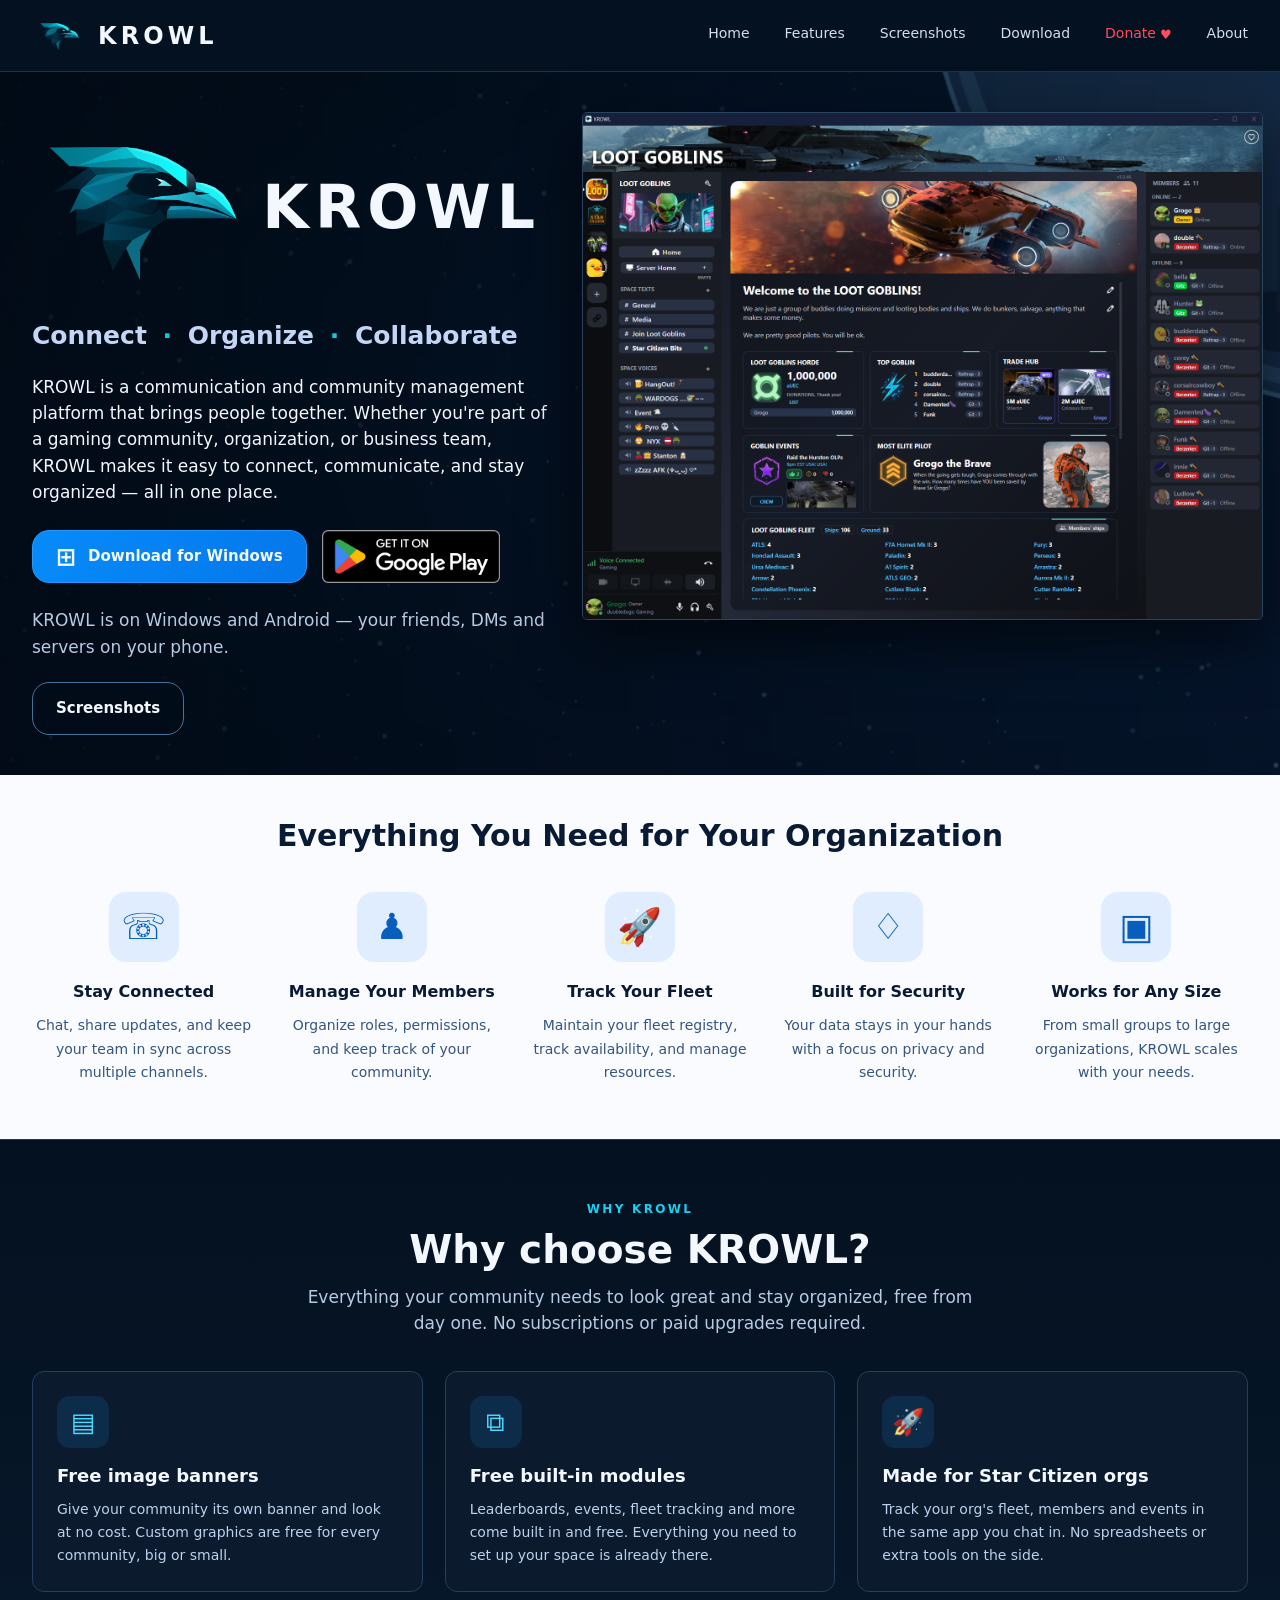
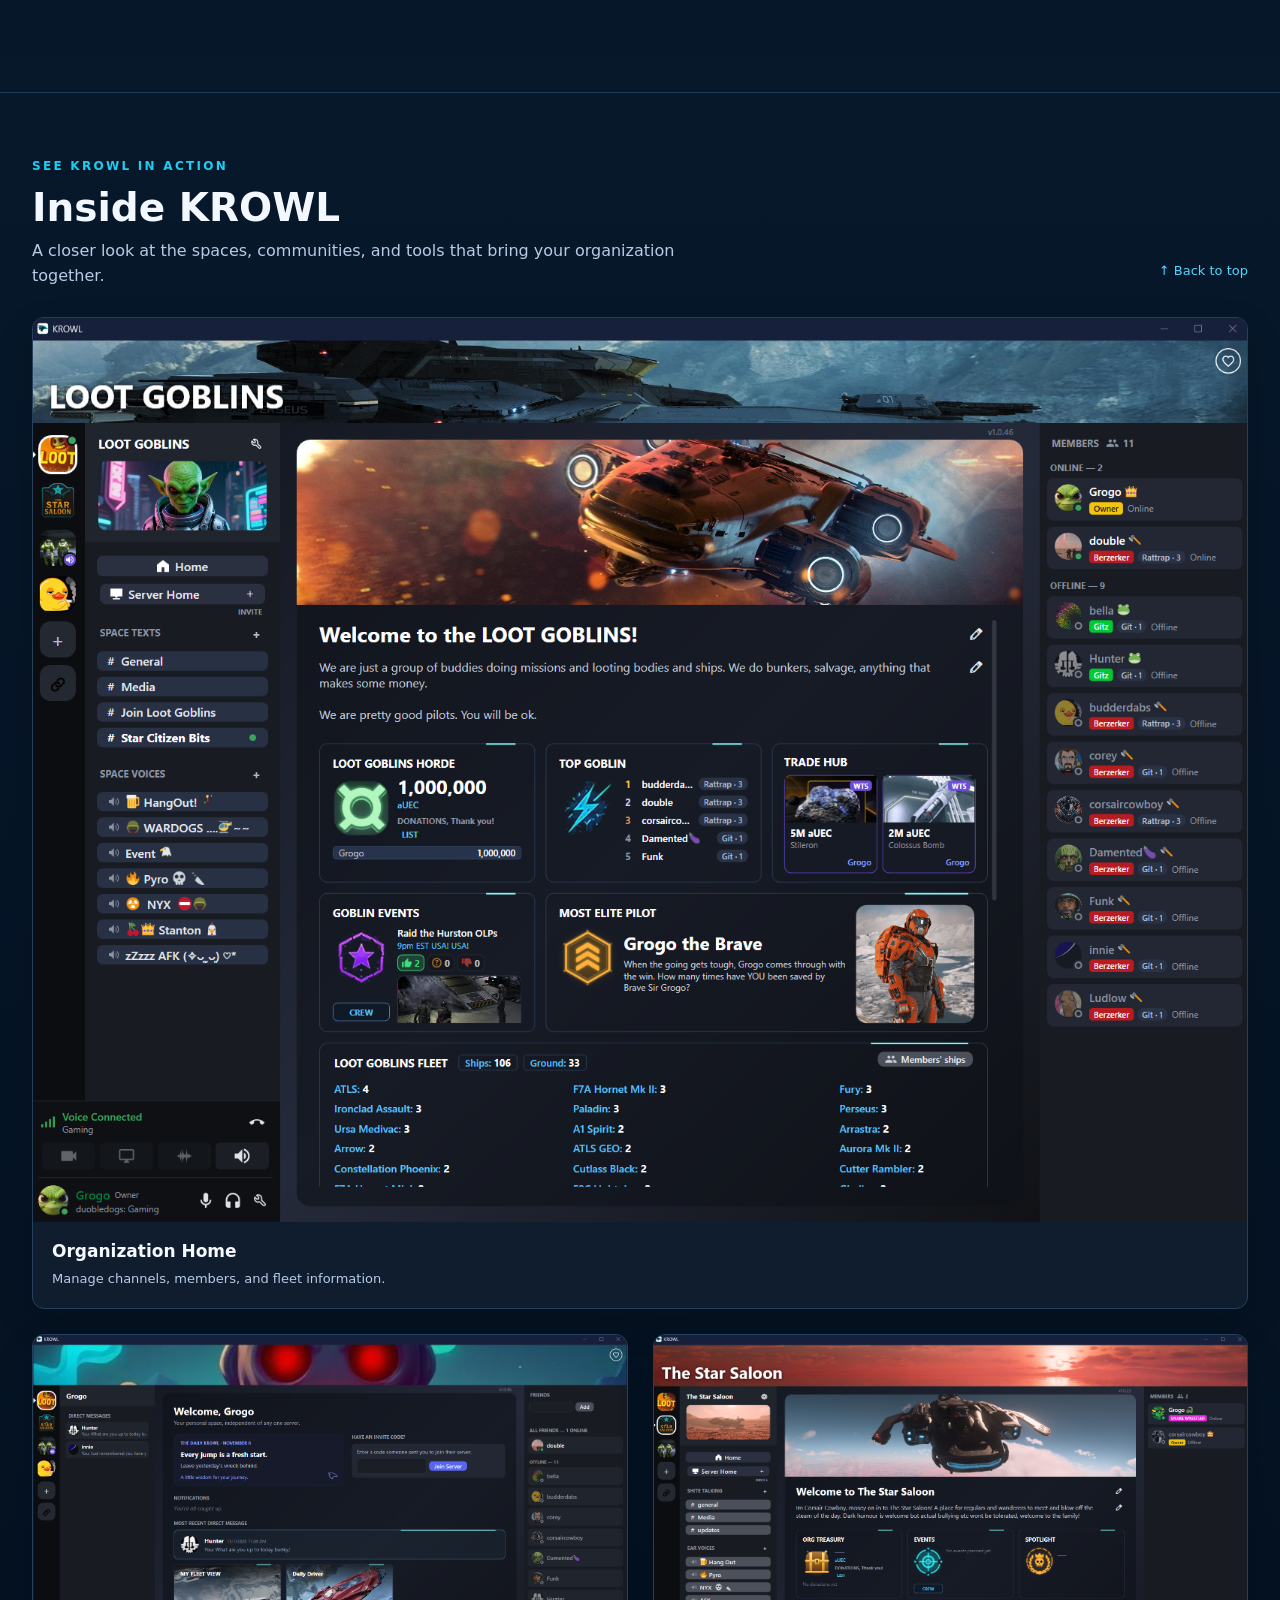
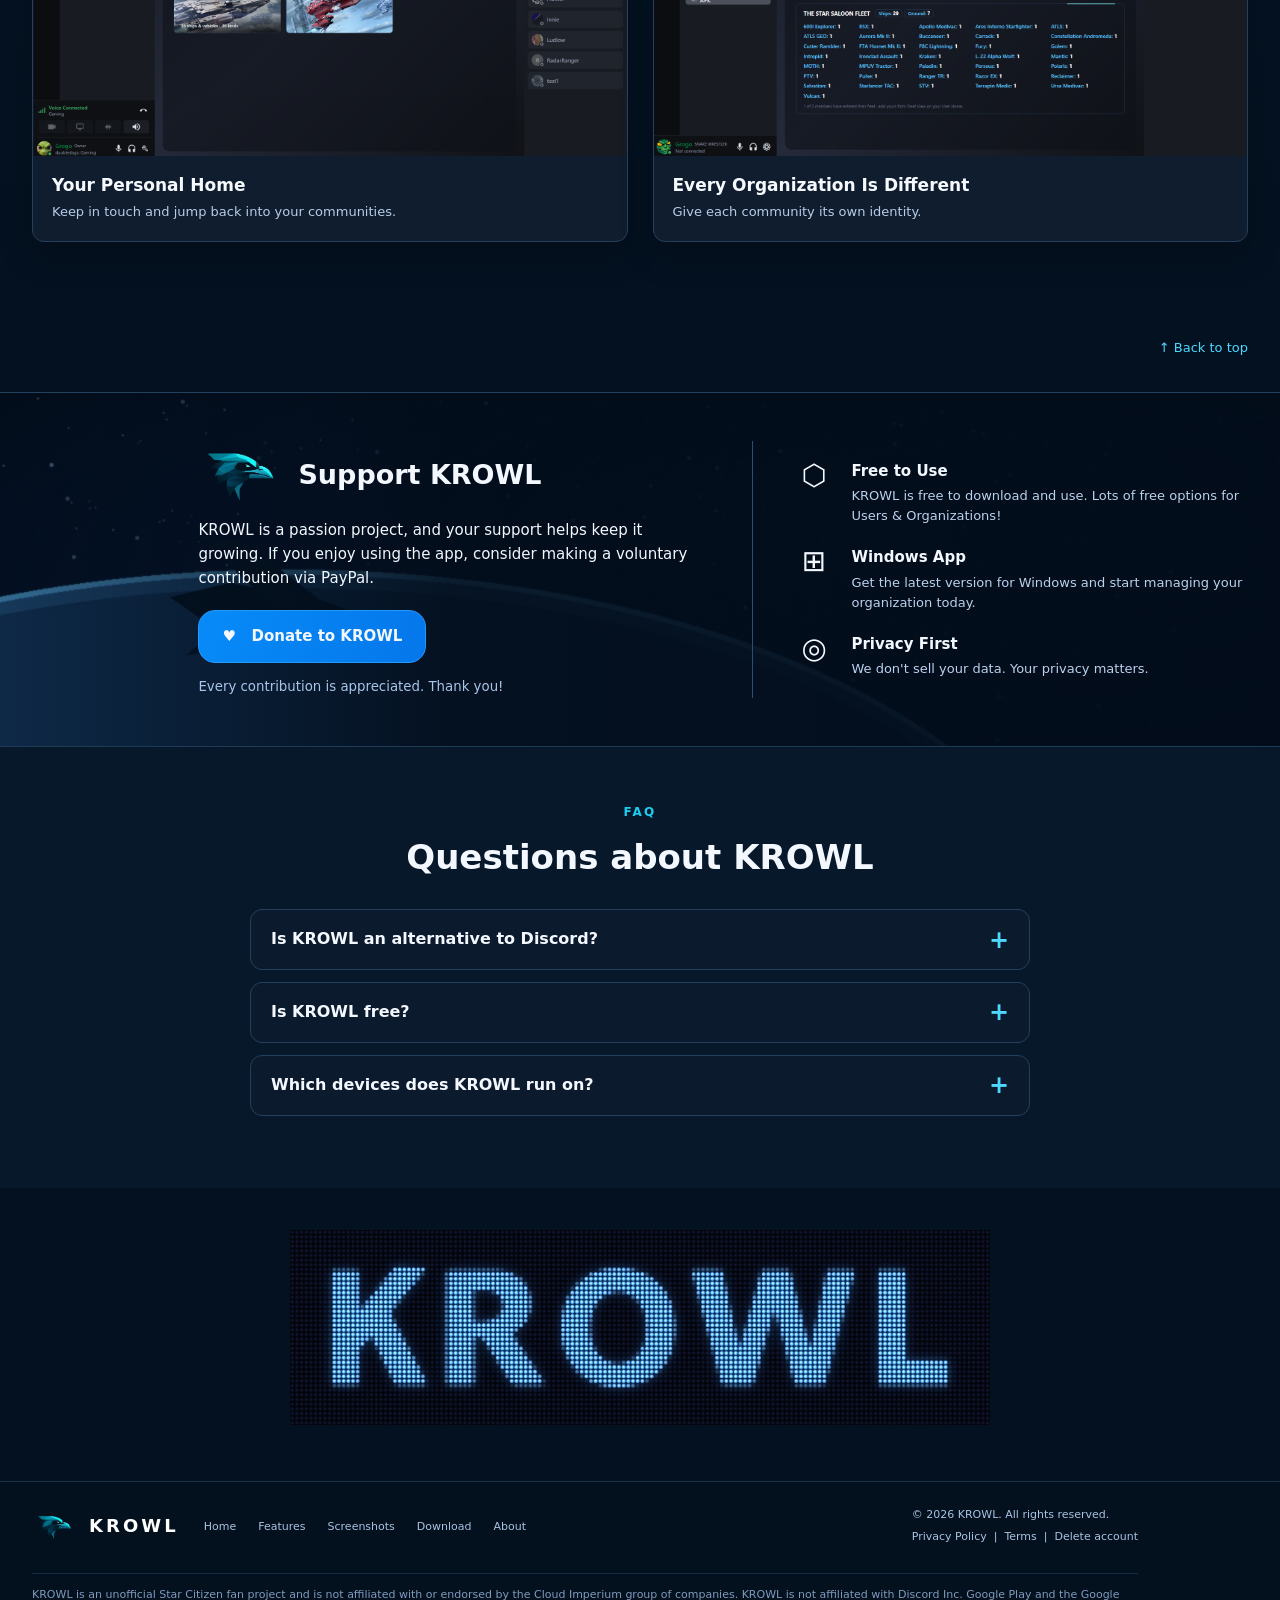
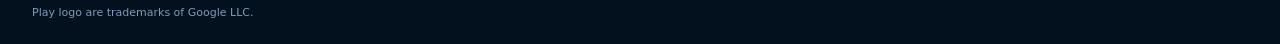
<file: index.html>
<!doctype html>
<html lang="en">
<head>
<meta charset="utf-8"><meta name="viewport" content="width=device-width,initial-scale=1">
<meta name="theme-color" content="#041120">
<meta name="description" content="KROWL is a free app for communities, teams and Star Citizen orgs: text and voice chat, member management and fleet tracking in one Windows app.">
<link rel="canonical" href="https://krowlchat.com/">
<link rel="icon" href="/favicon.ico" sizes="any">
<link rel="icon" type="image/png" sizes="32x32" href="/assets/favicon-32.png">
<link rel="apple-touch-icon" href="/assets/apple-touch-icon.png">
<link rel="manifest" href="/site.webmanifest">
<meta property="og:type" content="website">
<meta property="og:site_name" content="KROWL">
<meta property="og:url" content="https://krowlchat.com/">
<meta property="og:title" content="KROWL: The free app for communities, teams and Star Citizen orgs">
<meta property="og:description" content="Chat, voice and member management for gaming groups, communities and teams, plus fleet tracking for Star Citizen orgs. Free for Windows and Android.">
<meta property="og:image" content="https://krowlchat.com/assets/og-image-v4.jpg">
<meta property="og:image:width" content="1200">
<meta property="og:image:height" content="630">
<meta property="og:image:alt" content="KROWL app showing chat channels, members and a Star Citizen org fleet">
<meta name="twitter:card" content="summary_large_image">
<meta name="twitter:title" content="KROWL: The free app for communities, teams and Star Citizen orgs">
<meta name="twitter:description" content="Chat, voice and member management for gaming groups, communities and teams, plus fleet tracking for Star Citizen orgs. Free for Windows and Android.">
<meta name="twitter:image" content="https://krowlchat.com/assets/og-image-v4.jpg">
<script type="application/ld+json">[{"@context":"https://schema.org","@type":"SoftwareApplication","name":"KROWL","url":"https://krowlchat.com/","description":"KROWL is a free app for communities, teams and Star Citizen orgs: text and voice chat, member management and fleet tracking in one Windows app.","applicationCategory":"CommunicationApplication","operatingSystem":"Windows, Android","downloadUrl":["https://download.krowlchat.com/KROWL-Setup.exe","https://play.google.com/store/apps/details?id=com.gbrodev.krowl"],"image":"https://krowlchat.com/assets/og-image-v4.jpg","screenshot":"https://krowlchat.com/assets/hero-app-screenshot.png","offers":{"@type":"Offer","price":"0","priceCurrency":"USD"},"keywords":"community app, team chat, gaming community app, Star Citizen org management, fleet tracking, gaming community chat, voice chat"},{"@context":"https://schema.org","@type":"WebSite","name":"KROWL","url":"https://krowlchat.com/"}]</script>
<script type="application/ld+json">{"@context":"https://schema.org","@type":"FAQPage","mainEntity":[{"@type":"Question","name":"Is KROWL an alternative to Discord?","acceptedAnswer":{"@type":"Answer","text":"KROWL is its own free app for communities, teams and Star Citizen orgs. Some groups use it alongside other chat apps, others use it as their main home. Banners and built-in modules are free either way."}},{"@type":"Question","name":"Is KROWL free?","acceptedAnswer":{"@type":"Answer","text":"Yes. KROWL is free to download and use, including image banners and built-in modules like leaderboards, events and fleet tracking. Donations are optional and help keep it growing."}},{"@type":"Question","name":"Which devices does KROWL run on?","acceptedAnswer":{"@type":"Answer","text":"KROWL runs on Windows PCs and Android phones. Download the Windows app from this site, or get the Android app on Google Play."}}]}</script>
<title>KROWL: Free App for Communities, Teams &amp; Star Citizen Orgs</title>
<link rel="stylesheet" href="styles.css?v=20261123c">
</head>
<body>
<header class="site-header"><div class="container nav-wrap">
<a class="brand" href="#home"><img src="assets/krowl-bird.png" alt="" class="brand-bird"><span>KROWL</span></a>
<button class="menu-button" aria-label="Open navigation" aria-controls="navigation" aria-expanded="false">☰</button>
<nav id="navigation" class="nav-links" aria-label="Main navigation"><a href="#home">Home</a><a href="#features">Features</a><a href="#screenshots">Screenshots</a><a href="#download">Download</a><a href="https://www.paypal.com/donate/?hosted_button_id=JZBUCYNNXC3KW" target="_blank" rel="noopener noreferrer" class="nav-donate"><span>Donate</span><span class="donate-heart" aria-hidden="true">♥</span></a><a href="#about">About</a></nav>
</div></header>
<main>
<section id="home" class="hero"><div class="container hero-layout">
<div class="hero-copy"><div class="hero-identity"><img src="assets/krowl-bird.png" alt="Stylized teal KROWL crow"><h1>KROWL</h1></div>
<h2>Connect <span>·</span> Organize <span>·</span> Collaborate</h2>
<p>KROWL is a communication and community management platform that brings people together. Whether you're part of a gaming community, organization, or business team, KROWL makes it easy to connect, communicate, and stay organized — all in one place.</p>
<div class="download-area" id="download"><div class="buttons"><a class="button primary" href="https://download.krowlchat.com/KROWL-Setup.exe"><span class="win">⊞</span> Download for Windows</a><div class="play-badge-wrap"><a class="play-badge" href="https://play.google.com/store/apps/details?id=com.gbrodev.krowl" target="_blank" rel="noopener noreferrer"><img src="assets/google-play-badge.png" alt="Get KROWL on Google Play" width="478" height="142"></a></div></div><p class="platforms-line">KROWL is on Windows and Android — your friends, DMs and servers on your phone.</p><a class="button secondary download-screens" href="#screenshots">Screenshots</a></div>
</div>
<div class="app-frame">
<!-- HERO SCREENSHOT: Replace assets/hero-app-screenshot.png with your own image, or edit the src below. -->
<a href="#shot-org-home" class="app-frame-link" aria-label="See a larger version of this screenshot below"><img src="assets/hero-app-screenshot.png" alt="KROWL Loot Goblins organization dashboard showing channels, fleet, and members"></a>
</div>
</div></section>
<section class="features" id="features"><div class="container"><h2>Everything You Need for Your Organization</h2><div class="feature-grid">
<article><div class="feature-icon">☏</div><h3>Stay Connected</h3><p>Chat, share updates, and keep your team in sync across multiple channels.</p></article>
<article><div class="feature-icon">♟</div><h3>Manage Your Members</h3><p>Organize roles, permissions, and keep track of your community.</p></article>
<article><div class="feature-icon">🚀</div><h3>Track Your Fleet</h3><p>Maintain your fleet registry, track availability, and manage resources.</p></article>
<article><div class="feature-icon">♢</div><h3>Built for Security</h3><p>Your data stays in your hands with a focus on privacy and security.</p></article>
<article><div class="feature-icon">▣</div><h3>Works for Any Size</h3><p>From small groups to large organizations, KROWL scales with your needs.</p></article>
</div></div></section>
<!-- SCREENSHOTS SECTION: The navigation's Screenshots link scrolls here. -->
<section class="why-krowl" id="why-krowl"><div class="container">
<p class="eyebrow">WHY KROWL</p>
<h2>Why choose KROWL?</h2>
<p class="why-intro">Everything your community needs to look great and stay organized, free from day one. No subscriptions or paid upgrades required.</p>
<div class="why-grid">
<article><span class="why-icon" aria-hidden="true">▤</span><h3>Free image banners</h3><p>Give your community its own banner and look at no cost. Custom graphics are free for every community, big or small.</p></article>
<article><span class="why-icon" aria-hidden="true">⧉</span><h3>Free built-in modules</h3><p>Leaderboards, events, fleet tracking and more come built in and free. Everything you need to set up your space is already there.</p></article>
<article><span class="why-icon" aria-hidden="true">🚀</span><h3>Made for Star Citizen orgs</h3><p>Track your org's fleet, members and events in the same app you chat in. No spreadsheets or extra tools on the side.</p></article>
</div>
</div></section>
<section class="screenshots-section" id="screenshots">
  <div class="container">
    <div class="screenshots-heading"><div><p class="eyebrow">SEE KROWL IN ACTION</p><h2>Inside KROWL</h2><p>A closer look at the spaces, communities, and tools that bring your organization together.</p></div><a class="back-inline" href="#home">↑ Back to top</a></div>
    <div class="screenshot-gallery">
      <figure class="screenshot-card" id="shot-org-home">
        <!-- SCREENSHOT 1: Replace assets/screenshot-1.png (Loot Goblins dashboard). -->
        <a href="assets/screenshot-1.png" target="_blank" rel="noopener" aria-label="Open full-size Loot Goblins dashboard screenshot"><img loading="lazy" src="assets/screenshot-1.png" alt="Loot Goblins organization dashboard in KROWL"></a>
        <figcaption><strong>Organization Home</strong><span>Manage channels, members, and fleet information.</span></figcaption>
      </figure>
      <figure class="screenshot-card">
        <!-- SCREENSHOT 2: Replace assets/screenshot-2.png (Personal home). -->
        <a href="assets/screenshot-2.png" target="_blank" rel="noopener" aria-label="Open full-size personal home screenshot"><img loading="lazy" src="assets/screenshot-2.png" alt="KROWL personal home with messages, friends, and fleet cards"></a>
        <figcaption><strong>Your Personal Home</strong><span>Keep in touch and jump back into your communities.</span></figcaption>
      </figure>
      <figure class="screenshot-card">
        <!-- SCREENSHOT 3: Replace assets/screenshot-3.png (Star Saloon). -->
        <a href="assets/screenshot-3.png" target="_blank" rel="noopener" aria-label="Open full-size Star Saloon screenshot"><img loading="lazy" src="assets/screenshot-3.png" alt="The Star Saloon organization home with treasury, events, and fleet registry"></a>
        <figcaption><strong>Every Organization Is Different</strong><span>Give each community its own identity.</span></figcaption>
      </figure>
    </div>
  </div>
</section>
<div class="section-top-link container"><a class="back-inline" href="#home">↑ Back to top</a></div>
<section class="support" id="about"><div class="container support-layout"><div class="support-copy"><h2><img src="assets/krowl-bird.png" alt="">Support KROWL</h2><p>KROWL is a passion project, and your support helps keep it growing. If you enjoy using the app, consider making a voluntary contribution via PayPal.</p><a href="https://www.paypal.com/donate/?hosted_button_id=JZBUCYNNXC3KW" class="button primary" target="_blank" rel="noopener noreferrer">♥ &nbsp; Donate to KROWL</a><small>Every contribution is appreciated. Thank you!</small></div><div class="support-benefits">
<div><span class="benefit-icon">⬡</span><section><h3>Free to Use</h3><p>KROWL is free to download and use. Lots of free options for Users &amp; Organizations!</p></section></div>
<div><span class="benefit-icon">⊞</span><section><h3>Windows App</h3><p>Get the latest version for Windows and start managing your organization today.</p></section></div>
<div><span class="benefit-icon">◎</span><section><h3>Privacy First</h3><p>We don't sell your data. Your privacy matters.</p></section></div>
</div></div></section>
<section class="faq" id="faq"><div class="container faq-container"><p class="eyebrow">FAQ</p><h2>Questions about KROWL</h2><details class="faq-item"><summary>Is KROWL an alternative to Discord?</summary><p>KROWL is its own free app for communities, teams and Star Citizen orgs. Some groups use it alongside other chat apps, others use it as their main home. Banners and built-in modules are free either way.</p></details><details class="faq-item"><summary>Is KROWL free?</summary><p>Yes. KROWL is free to download and use, including image banners and built-in modules like leaderboards, events and fleet tracking. Donations are optional and help keep it growing.</p></details><details class="faq-item"><summary>Which devices does KROWL run on?</summary><p>KROWL runs on Windows PCs and Android phones. Download the Windows app from this site, or get the Android app on <a href="https://play.google.com/store/apps/details?id=com.gbrodev.krowl" target="_blank" rel="noopener noreferrer">Google Play</a>.</p></details></div></section>
<section class="krowl-led-showcase" aria-label="KROWL illuminated logo"><div class="container"><a class="krowl-led-top-link" href="#" aria-label="Return to the absolute top of the page"><img src="assets/krowl_led_lightblue_web.webp" alt="KROWL illuminated blue logo — back to top" loading="lazy" decoding="async"></a></div></section>
</main>
<footer><div class="container footer-layout"><a href="#home" class="brand"><img src="assets/krowl-bird.png" alt=""><span>KROWL</span></a><nav aria-label="Footer navigation"><a href="#home">Home</a><a href="#features">Features</a><a href="#screenshots">Screenshots</a><a href="#download">Download</a><a href="#about">About</a></nav><div class="copyright">© 2026 KROWL. All rights reserved.<div><a href="/privacy/">Privacy Policy</a> &nbsp;|&nbsp; <a href="/terms/">Terms</a> &nbsp;|&nbsp; <a href="/delete-account/">Delete account</a></div></div><p class="footer-disclaimer">KROWL is an unofficial Star Citizen fan project and is not affiliated with or endorsed by the Cloud Imperium group of companies. KROWL is not affiliated with Discord Inc. Google Play and the Google Play logo are trademarks of Google LLC.</p></div></footer>
<a href="#home" class="floating-top" aria-label="Back to top">↑ <span>Top</span></a>
<dialog class="download-modal" id="download-modal" aria-labelledby="download-modal-title">
<button type="button" class="download-modal-close" aria-label="Close">&times;</button>
<h2 id="download-modal-title">KROWL is downloading&hellip;</h2>
<p>KROWL is free thanks to support from people like you.<br>Help keep it growing:</p>
<a href="https://www.paypal.com/donate/?hosted_button_id=JZBUCYNNXC3KW" class="button primary download-modal-support" target="_blank" rel="noopener noreferrer"><span aria-hidden="true">♥</span>&nbsp; Support KROWL</a>
<small>Download didn&rsquo;t start? <a href="https://download.krowlchat.com/KROWL-Setup.exe" class="download-modal-retry">Click here to try again</a>.</small>
</dialog>
<script src="script.js?v=20261123b"></script>
</body></html>
</file>
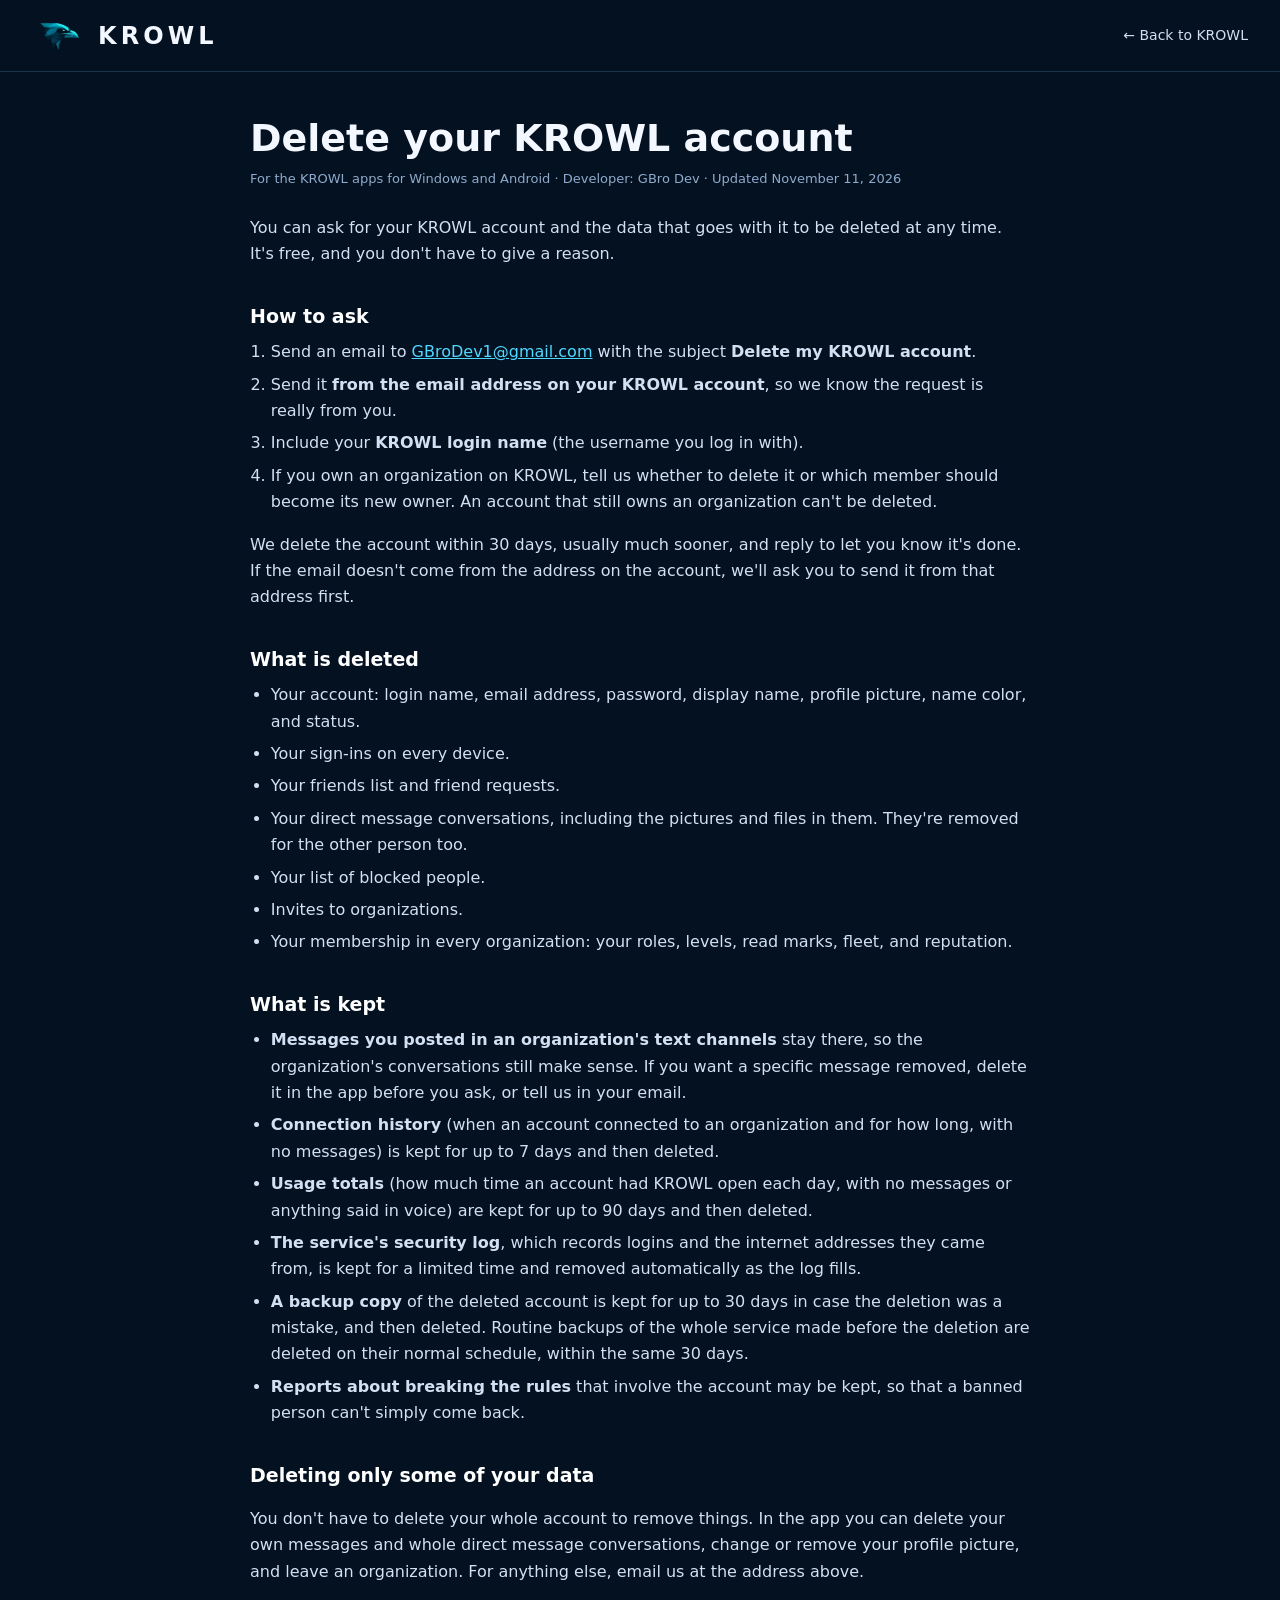
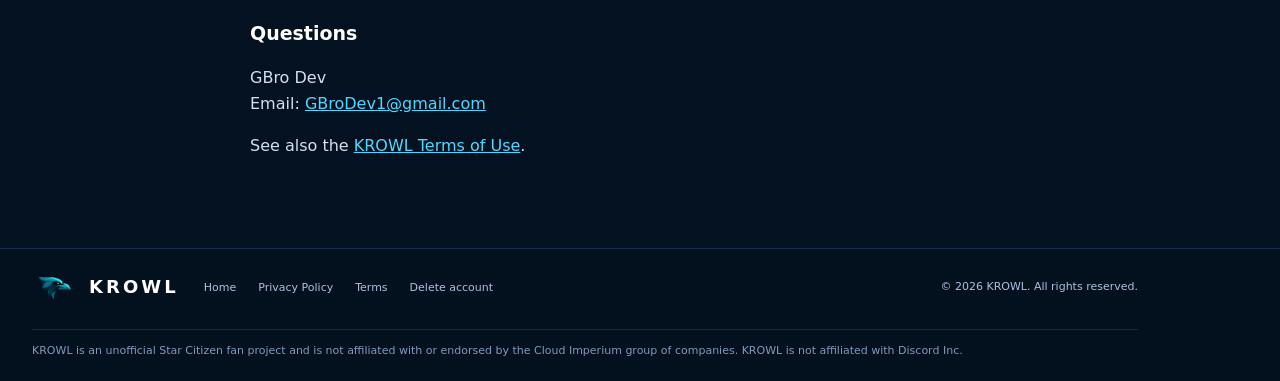
<file: delete-account/index.html>
<!doctype html>
<html lang="en">
<head>
<meta charset="utf-8"><meta name="viewport" content="width=device-width,initial-scale=1">
<meta name="theme-color" content="#041120">
<meta name="description" content="How to ask for your KROWL account and its data to be deleted, what is deleted, and what is kept.">
<link rel="canonical" href="https://krowlchat.com/delete-account/">
<link rel="icon" href="/favicon.ico" sizes="any">
<link rel="icon" type="image/png" sizes="32x32" href="/assets/favicon-32.png">
<link rel="apple-touch-icon" href="/assets/apple-touch-icon.png">
<title>Delete your KROWL account</title>
<link rel="stylesheet" href="/styles.css">
</head>
<body>
<header class="site-header"><div class="container nav-wrap">
<a class="brand" href="/"><img src="/assets/krowl-bird.png" alt="" class="brand-bird"><span>KROWL</span></a>
<a class="legal-back" href="/">&larr; Back to KROWL</a>
</div></header>
<main class="legal"><div class="container legal-body">
<h1>Delete your KROWL account</h1>
<p class="legal-meta">For the KROWL apps for Windows and Android &middot; Developer: GBro Dev &middot; Updated November 11, 2026</p>

<p>You can ask for your KROWL account and the data that goes with it to be deleted at any time. It's free, and you don't have to give a reason.</p>

<h2>How to ask</h2>
<ol>
<li>Send an email to <a href="mailto:GBroDev1@gmail.com?subject=Delete%20my%20KROWL%20account">GBroDev1@gmail.com</a> with the subject <strong>Delete my KROWL account</strong>.</li>
<li>Send it <strong>from the email address on your KROWL account</strong>, so we know the request is really from you.</li>
<li>Include your <strong>KROWL login name</strong> (the username you log in with).</li>
<li>If you own an organization on KROWL, tell us whether to delete it or which member should become its new owner. An account that still owns an organization can't be deleted.</li>
</ol>
<p>We delete the account within 30 days, usually much sooner, and reply to let you know it's done. If the email doesn't come from the address on the account, we'll ask you to send it from that address first.</p>

<h2>What is deleted</h2>
<ul>
<li>Your account: login name, email address, password, display name, profile picture, name color, and status.</li>
<li>Your sign-ins on every device.</li>
<li>Your friends list and friend requests.</li>
<li>Your direct message conversations, including the pictures and files in them. They're removed for the other person too.</li>
<li>Your list of blocked people.</li>
<li>Invites to organizations.</li>
<li>Your membership in every organization: your roles, levels, read marks, fleet, and reputation.</li>
</ul>

<h2>What is kept</h2>
<ul>
<li><strong>Messages you posted in an organization's text channels</strong> stay there, so the organization's conversations still make sense. If you want a specific message removed, delete it in the app before you ask, or tell us in your email.</li>
<li><strong>Connection history</strong> (when an account connected to an organization and for how long, with no messages) is kept for up to 7 days and then deleted.</li>
<li><strong>Usage totals</strong> (how much time an account had KROWL open each day, with no messages or anything said in voice) are kept for up to 90 days and then deleted.</li>
<li><strong>The service's security log</strong>, which records logins and the internet addresses they came from, is kept for a limited time and removed automatically as the log fills.</li>
<li><strong>A backup copy</strong> of the deleted account is kept for up to 30 days in case the deletion was a mistake, and then deleted. Routine backups of the whole service made before the deletion are deleted on their normal schedule, within the same 30 days.</li>
<li><strong>Reports about breaking the rules</strong> that involve the account may be kept, so that a banned person can't simply come back.</li>
</ul>

<h2>Deleting only some of your data</h2>
<p>You don't have to delete your whole account to remove things. In the app you can delete your own messages and whole direct message conversations, change or remove your profile picture, and leave an organization. For anything else, email us at the address above.</p>

<h2>Questions</h2>
<p>GBro Dev<br>Email: <a href="mailto:GBroDev1@gmail.com">GBroDev1@gmail.com</a></p>
<p>See also the <a href="/terms/">KROWL Terms of Use</a>.</p>
</div></main>
<footer><div class="container footer-layout"><a href="/" class="brand"><img src="/assets/krowl-bird.png" alt=""><span>KROWL</span></a><nav aria-label="Footer navigation"><a href="/">Home</a><a href="/privacy/">Privacy Policy</a><a href="/terms/">Terms</a><a href="/delete-account/">Delete account</a></nav><div class="copyright">© 2026 KROWL. All rights reserved.</div><p class="footer-disclaimer">KROWL is an unofficial Star Citizen fan project and is not affiliated with or endorsed by the Cloud Imperium group of companies. KROWL is not affiliated with Discord Inc.</p></div></footer>
</body></html>
</file>
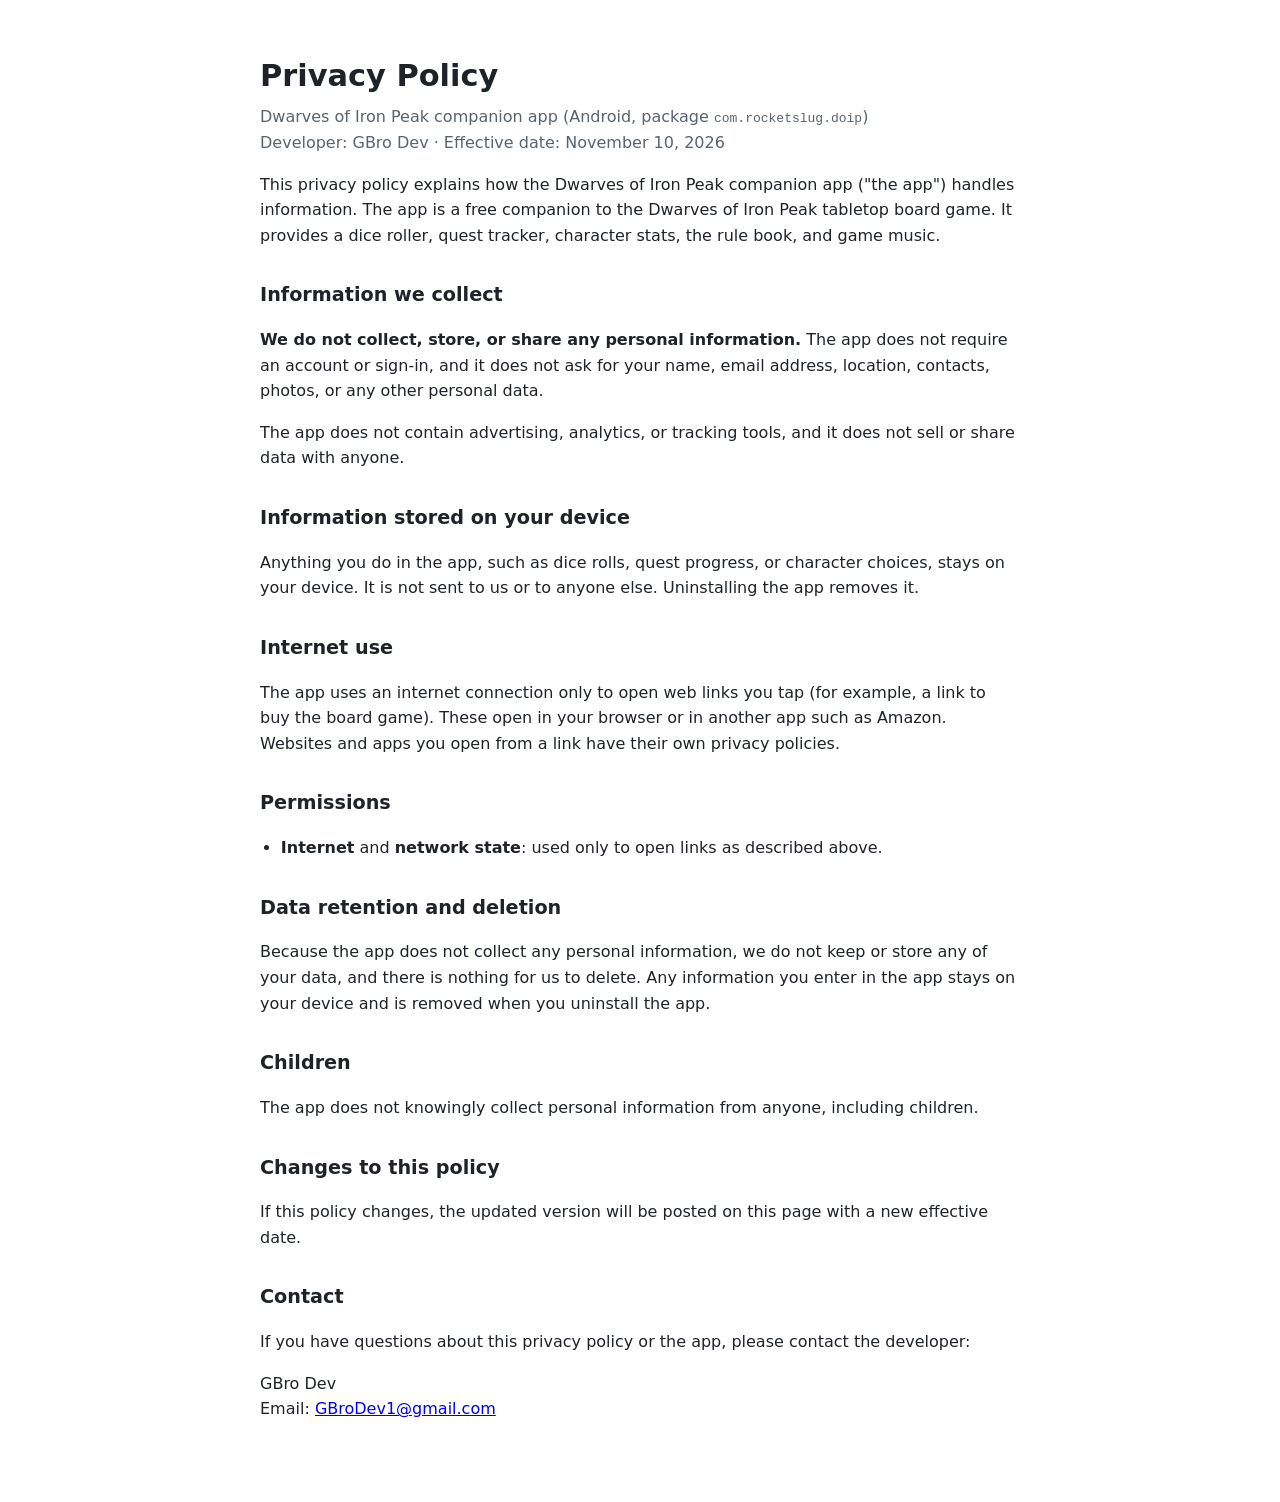
<file: doip-privacy/index.html>
<!DOCTYPE html>
<html lang="en">
<head>
<meta charset="utf-8">
<meta name="viewport" content="width=device-width, initial-scale=1">
<title>Privacy Policy – Dwarves of Iron Peak App</title>
<meta name="description" content="Privacy policy for the Dwarves of Iron Peak companion app for Android.">
<style>
  body { font-family: system-ui, -apple-system, "Segoe UI", Roboto, sans-serif; max-width: 760px; margin: 0 auto; padding: 32px 20px 64px; line-height: 1.6; color: #1f2328; background: #fff; }
  h1 { font-size: 1.9rem; margin-bottom: 0.2rem; }
  h2 { font-size: 1.2rem; margin-top: 2rem; }
  .meta { color: #59636e; margin-top: 0; }
  ul { padding-left: 1.3rem; }
</style>
</head>
<body>
<h1>Privacy Policy</h1>
<p class="meta">Dwarves of Iron Peak companion app (Android, package <code>com.rocketslug.doip</code>)<br>
Developer: GBro Dev &middot; Effective date: November 10, 2026</p>

<p>This privacy policy explains how the Dwarves of Iron Peak companion app ("the app") handles information. The app is a free companion to the Dwarves of Iron Peak tabletop board game. It provides a dice roller, quest tracker, character stats, the rule book, and game music.</p>

<h2>Information we collect</h2>
<p><strong>We do not collect, store, or share any personal information.</strong> The app does not require an account or sign-in, and it does not ask for your name, email address, location, contacts, photos, or any other personal data.</p>
<p>The app does not contain advertising, analytics, or tracking tools, and it does not sell or share data with anyone.</p>

<h2>Information stored on your device</h2>
<p>Anything you do in the app, such as dice rolls, quest progress, or character choices, stays on your device. It is not sent to us or to anyone else. Uninstalling the app removes it.</p>

<h2>Internet use</h2>
<p>The app uses an internet connection only to open web links you tap (for example, a link to buy the board game). These open in your browser or in another app such as Amazon. Websites and apps you open from a link have their own privacy policies.</p>

<h2>Permissions</h2>
<ul>
  <li><strong>Internet</strong> and <strong>network state</strong>: used only to open links as described above.</li>
</ul>

<h2>Data retention and deletion</h2>
<p>Because the app does not collect any personal information, we do not keep or store any of your data, and there is nothing for us to delete. Any information you enter in the app stays on your device and is removed when you uninstall the app.</p>

<h2>Children</h2>
<p>The app does not knowingly collect personal information from anyone, including children.</p>

<h2>Changes to this policy</h2>
<p>If this policy changes, the updated version will be posted on this page with a new effective date.</p>

<h2>Contact</h2>
<p>If you have questions about this privacy policy or the app, please contact the developer:</p>
<p>GBro Dev<br>
Email: <a href="mailto:GBroDev1@gmail.com">GBroDev1@gmail.com</a></p>
</body>
</html>
</file>
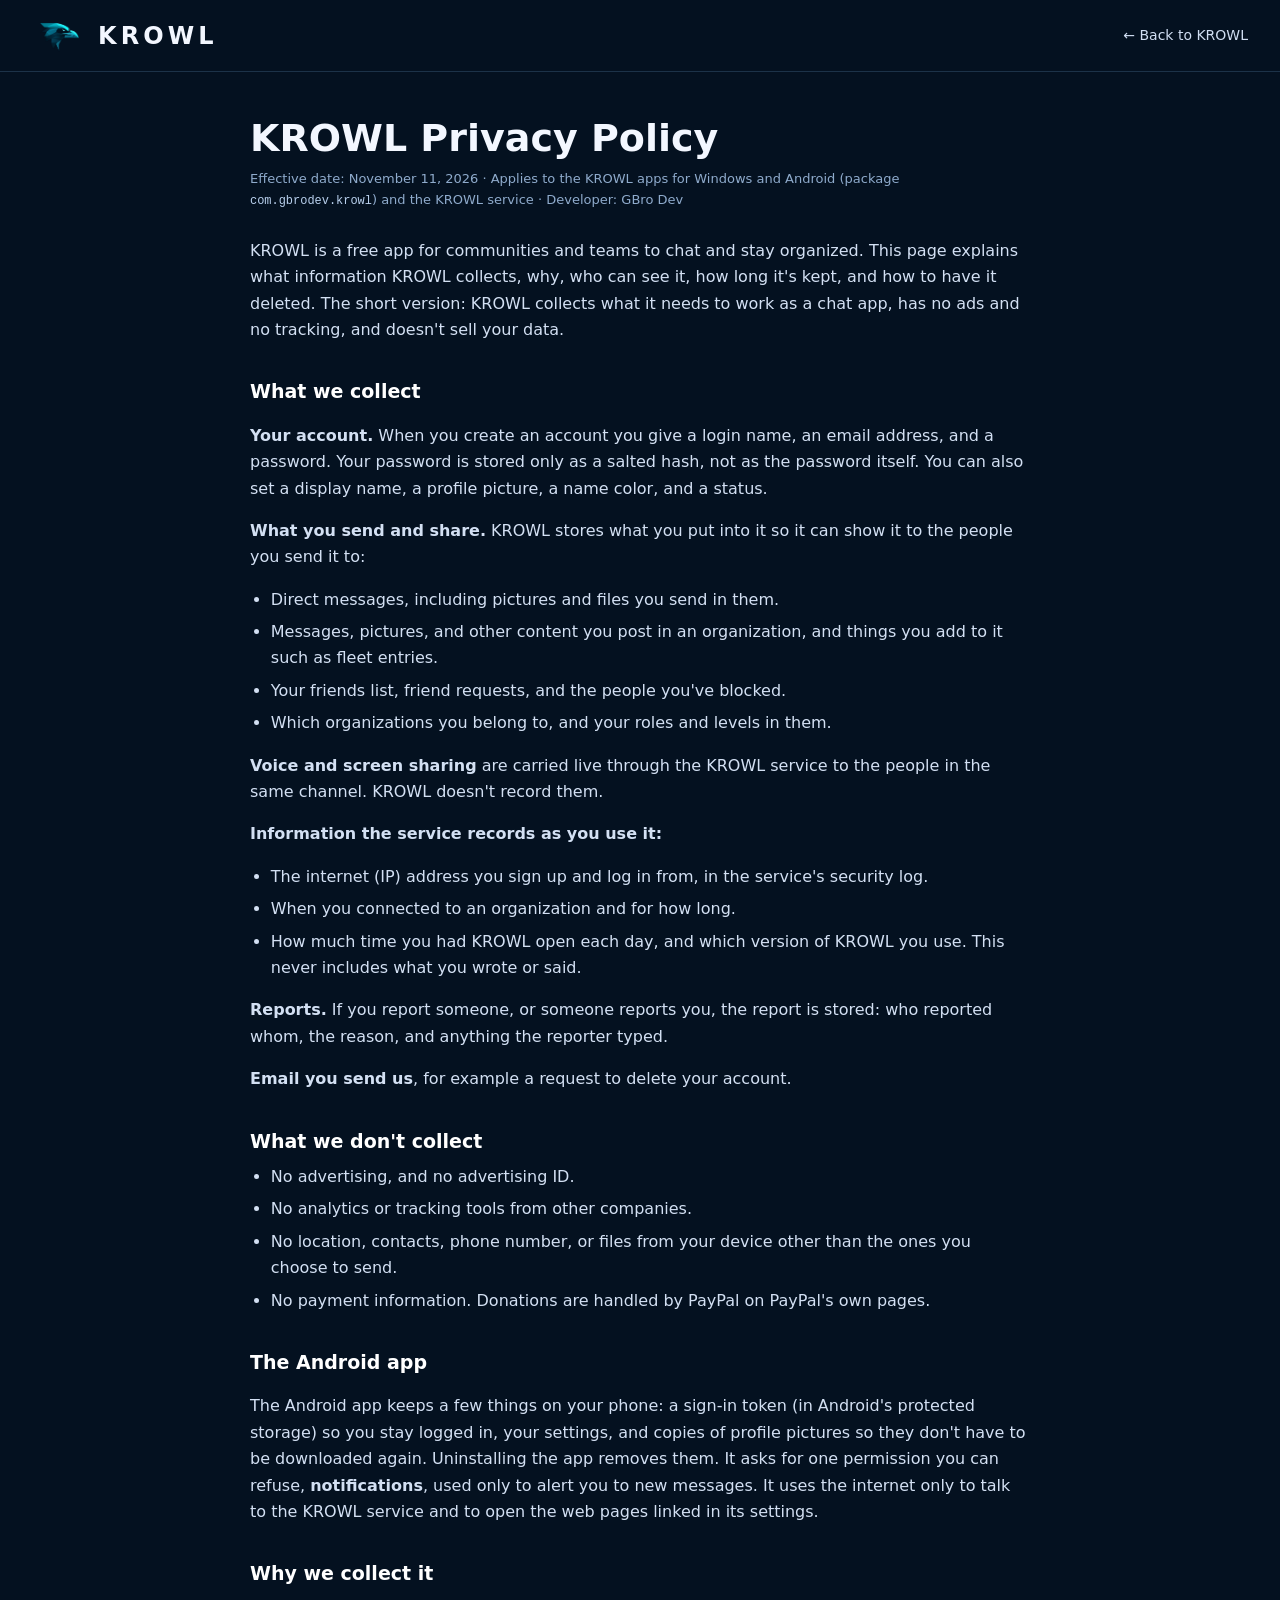
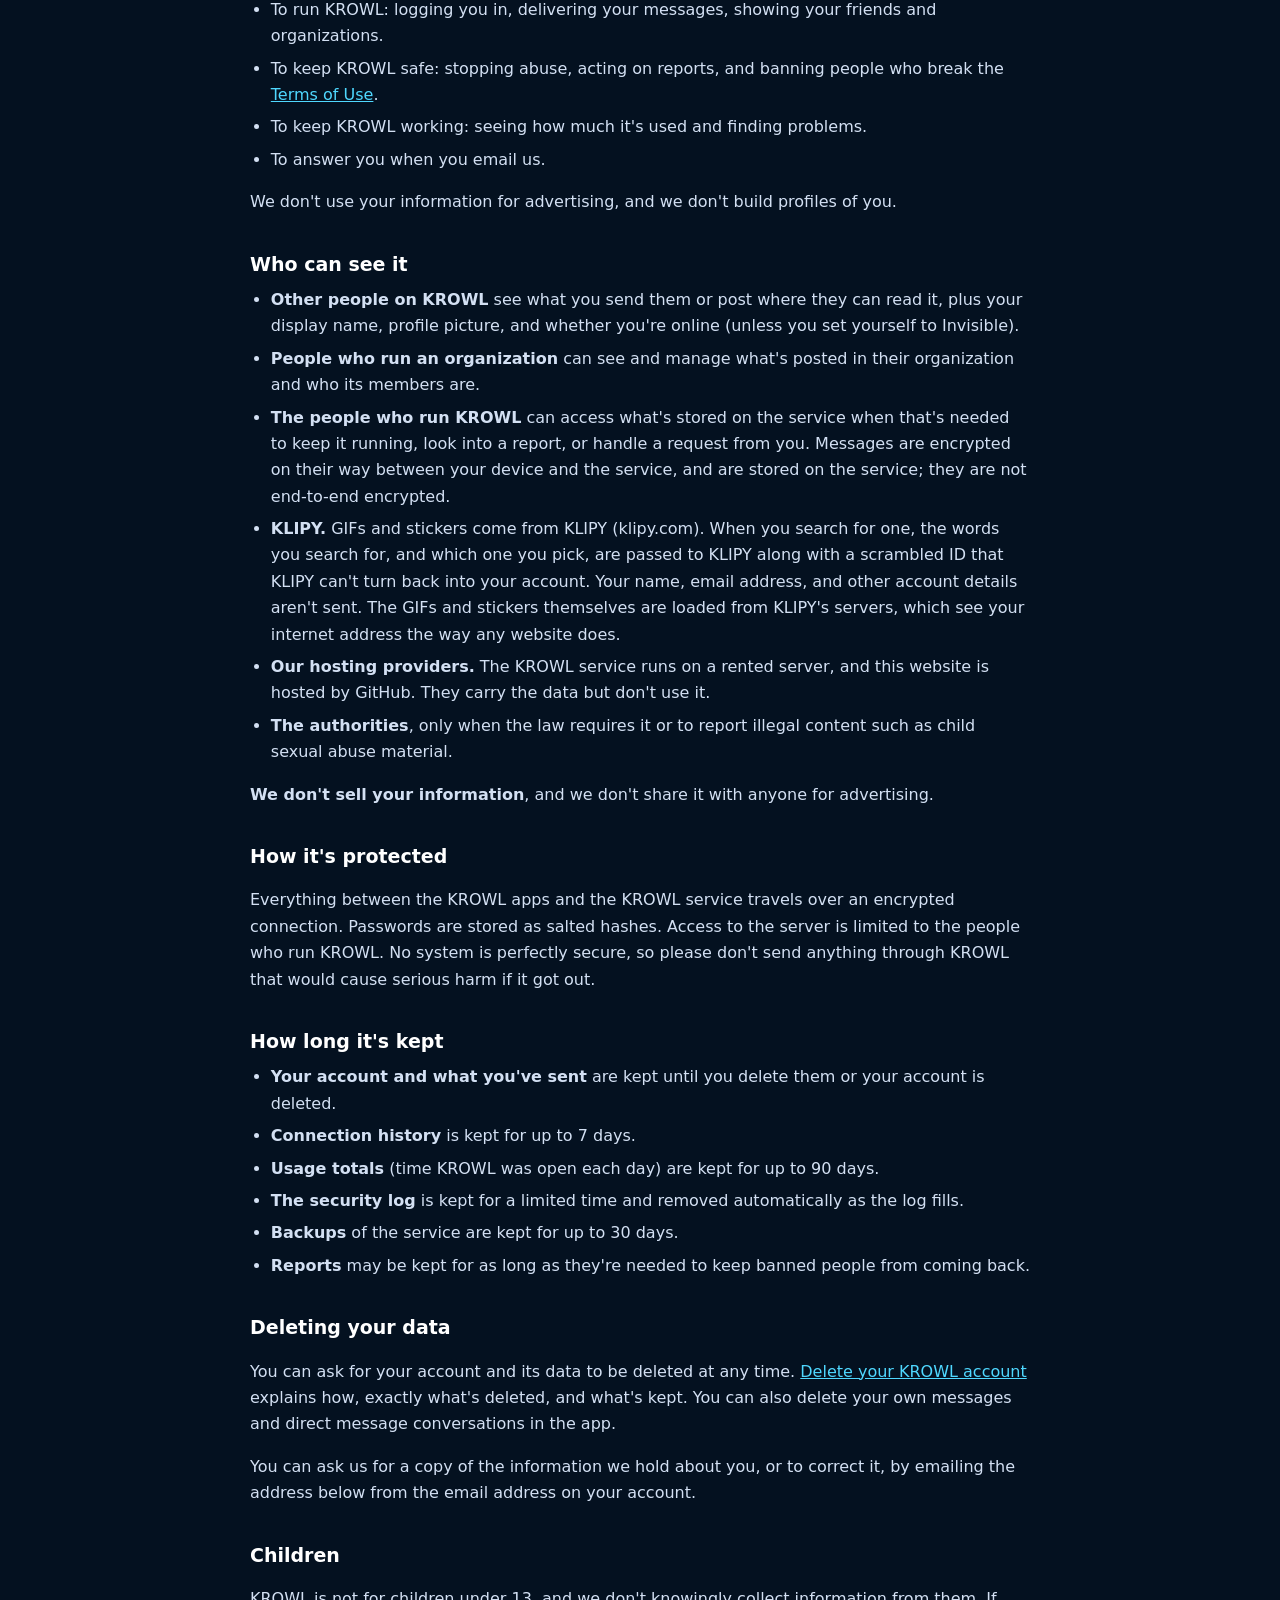
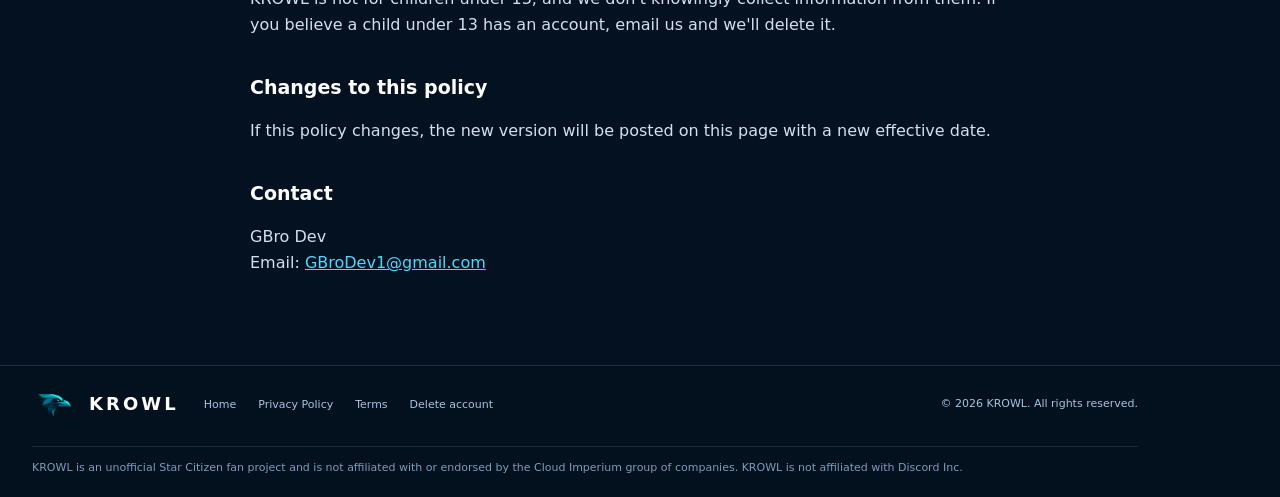
<file: privacy/index.html>
<!doctype html>
<html lang="en">
<head>
<meta charset="utf-8"><meta name="viewport" content="width=device-width,initial-scale=1">
<meta name="theme-color" content="#041120">
<meta name="description" content="What information KROWL collects, why, who can see it, how long it is kept, and how to have it deleted.">
<link rel="canonical" href="https://krowlchat.com/privacy/">
<link rel="icon" href="/favicon.ico" sizes="any">
<link rel="icon" type="image/png" sizes="32x32" href="/assets/favicon-32.png">
<link rel="apple-touch-icon" href="/assets/apple-touch-icon.png">
<title>KROWL Privacy Policy</title>
<link rel="stylesheet" href="/styles.css">
</head>
<body>
<header class="site-header"><div class="container nav-wrap">
<a class="brand" href="/"><img src="/assets/krowl-bird.png" alt="" class="brand-bird"><span>KROWL</span></a>
<a class="legal-back" href="/">&larr; Back to KROWL</a>
</div></header>
<main class="legal"><div class="container legal-body">
<h1>KROWL Privacy Policy</h1>
<p class="legal-meta">Effective date: November 11, 2026 &middot; Applies to the KROWL apps for Windows and Android (package <code>com.gbrodev.krowl</code>) and the KROWL service &middot; Developer: GBro Dev</p>

<p>KROWL is a free app for communities and teams to chat and stay organized. This page explains what information KROWL collects, why, who can see it, how long it's kept, and how to have it deleted. The short version: KROWL collects what it needs to work as a chat app, has no ads and no tracking, and doesn't sell your data.</p>

<h2>What we collect</h2>
<p><strong>Your account.</strong> When you create an account you give a login name, an email address, and a password. Your password is stored only as a salted hash, not as the password itself. You can also set a display name, a profile picture, a name color, and a status.</p>
<p><strong>What you send and share.</strong> KROWL stores what you put into it so it can show it to the people you send it to:</p>
<ul>
<li>Direct messages, including pictures and files you send in them.</li>
<li>Messages, pictures, and other content you post in an organization, and things you add to it such as fleet entries.</li>
<li>Your friends list, friend requests, and the people you've blocked.</li>
<li>Which organizations you belong to, and your roles and levels in them.</li>
</ul>
<p><strong>Voice and screen sharing</strong> are carried live through the KROWL service to the people in the same channel. KROWL doesn't record them.</p>
<p><strong>Information the service records as you use it:</strong></p>
<ul>
<li>The internet (IP) address you sign up and log in from, in the service's security log.</li>
<li>When you connected to an organization and for how long.</li>
<li>How much time you had KROWL open each day, and which version of KROWL you use. This never includes what you wrote or said.</li>
</ul>
<p><strong>Reports.</strong> If you report someone, or someone reports you, the report is stored: who reported whom, the reason, and anything the reporter typed.</p>
<p><strong>Email you send us</strong>, for example a request to delete your account.</p>

<h2>What we don't collect</h2>
<ul>
<li>No advertising, and no advertising ID.</li>
<li>No analytics or tracking tools from other companies.</li>
<li>No location, contacts, phone number, or files from your device other than the ones you choose to send.</li>
<li>No payment information. Donations are handled by PayPal on PayPal's own pages.</li>
</ul>

<h2>The Android app</h2>
<p>The Android app keeps a few things on your phone: a sign-in token (in Android's protected storage) so you stay logged in, your settings, and copies of profile pictures so they don't have to be downloaded again. Uninstalling the app removes them. It asks for one permission you can refuse, <strong>notifications</strong>, used only to alert you to new messages. It uses the internet only to talk to the KROWL service and to open the web pages linked in its settings.</p>

<h2>Why we collect it</h2>
<ul>
<li>To run KROWL: logging you in, delivering your messages, showing your friends and organizations.</li>
<li>To keep KROWL safe: stopping abuse, acting on reports, and banning people who break the <a href="/terms/">Terms of Use</a>.</li>
<li>To keep KROWL working: seeing how much it's used and finding problems.</li>
<li>To answer you when you email us.</li>
</ul>
<p>We don't use your information for advertising, and we don't build profiles of you.</p>

<h2>Who can see it</h2>
<ul>
<li><strong>Other people on KROWL</strong> see what you send them or post where they can read it, plus your display name, profile picture, and whether you're online (unless you set yourself to Invisible).</li>
<li><strong>People who run an organization</strong> can see and manage what's posted in their organization and who its members are.</li>
<li><strong>The people who run KROWL</strong> can access what's stored on the service when that's needed to keep it running, look into a report, or handle a request from you. Messages are encrypted on their way between your device and the service, and are stored on the service; they are not end-to-end encrypted.</li>
<li><strong>KLIPY.</strong> GIFs and stickers come from KLIPY (klipy.com). When you search for one, the words you search for, and which one you pick, are passed to KLIPY along with a scrambled ID that KLIPY can't turn back into your account. Your name, email address, and other account details aren't sent. The GIFs and stickers themselves are loaded from KLIPY's servers, which see your internet address the way any website does.</li>
<li><strong>Our hosting providers.</strong> The KROWL service runs on a rented server, and this website is hosted by GitHub. They carry the data but don't use it.</li>
<li><strong>The authorities</strong>, only when the law requires it or to report illegal content such as child sexual abuse material.</li>
</ul>
<p><strong>We don't sell your information</strong>, and we don't share it with anyone for advertising.</p>

<h2>How it's protected</h2>
<p>Everything between the KROWL apps and the KROWL service travels over an encrypted connection. Passwords are stored as salted hashes. Access to the server is limited to the people who run KROWL. No system is perfectly secure, so please don't send anything through KROWL that would cause serious harm if it got out.</p>

<h2>How long it's kept</h2>
<ul>
<li><strong>Your account and what you've sent</strong> are kept until you delete them or your account is deleted.</li>
<li><strong>Connection history</strong> is kept for up to 7 days.</li>
<li><strong>Usage totals</strong> (time KROWL was open each day) are kept for up to 90 days.</li>
<li><strong>The security log</strong> is kept for a limited time and removed automatically as the log fills.</li>
<li><strong>Backups</strong> of the service are kept for up to 30 days.</li>
<li><strong>Reports</strong> may be kept for as long as they're needed to keep banned people from coming back.</li>
</ul>

<h2>Deleting your data</h2>
<p>You can ask for your account and its data to be deleted at any time. <a href="/delete-account/">Delete your KROWL account</a> explains how, exactly what's deleted, and what's kept. You can also delete your own messages and direct message conversations in the app.</p>
<p>You can ask us for a copy of the information we hold about you, or to correct it, by emailing the address below from the email address on your account.</p>

<h2>Children</h2>
<p>KROWL is not for children under 13, and we don't knowingly collect information from them. If you believe a child under 13 has an account, email us and we'll delete it.</p>

<h2>Changes to this policy</h2>
<p>If this policy changes, the new version will be posted on this page with a new effective date.</p>

<h2>Contact</h2>
<p>GBro Dev<br>Email: <a href="mailto:GBroDev1@gmail.com">GBroDev1@gmail.com</a></p>
</div></main>
<footer><div class="container footer-layout"><a href="/" class="brand"><img src="/assets/krowl-bird.png" alt=""><span>KROWL</span></a><nav aria-label="Footer navigation"><a href="/">Home</a><a href="/privacy/">Privacy Policy</a><a href="/terms/">Terms</a><a href="/delete-account/">Delete account</a></nav><div class="copyright">© 2026 KROWL. All rights reserved.</div><p class="footer-disclaimer">KROWL is an unofficial Star Citizen fan project and is not affiliated with or endorsed by the Cloud Imperium group of companies. KROWL is not affiliated with Discord Inc.</p></div></footer>
</body></html>
</file>
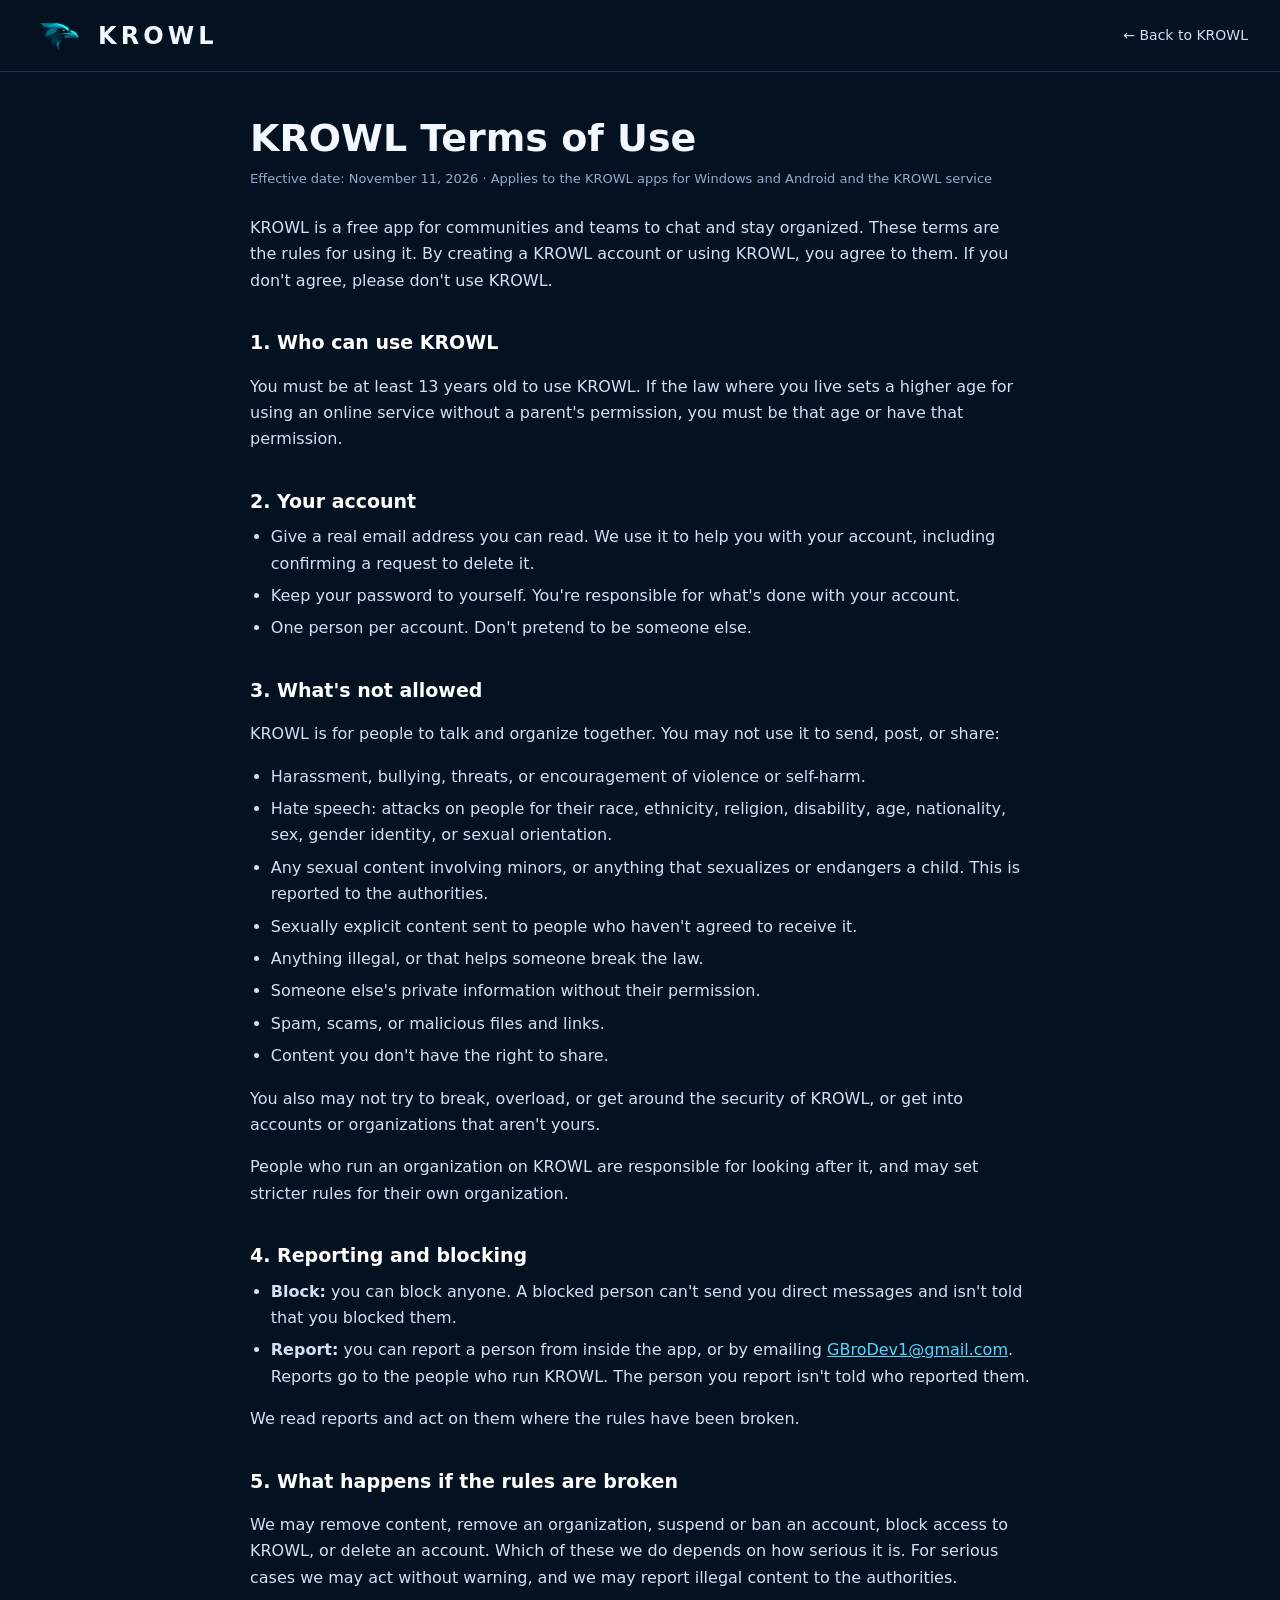
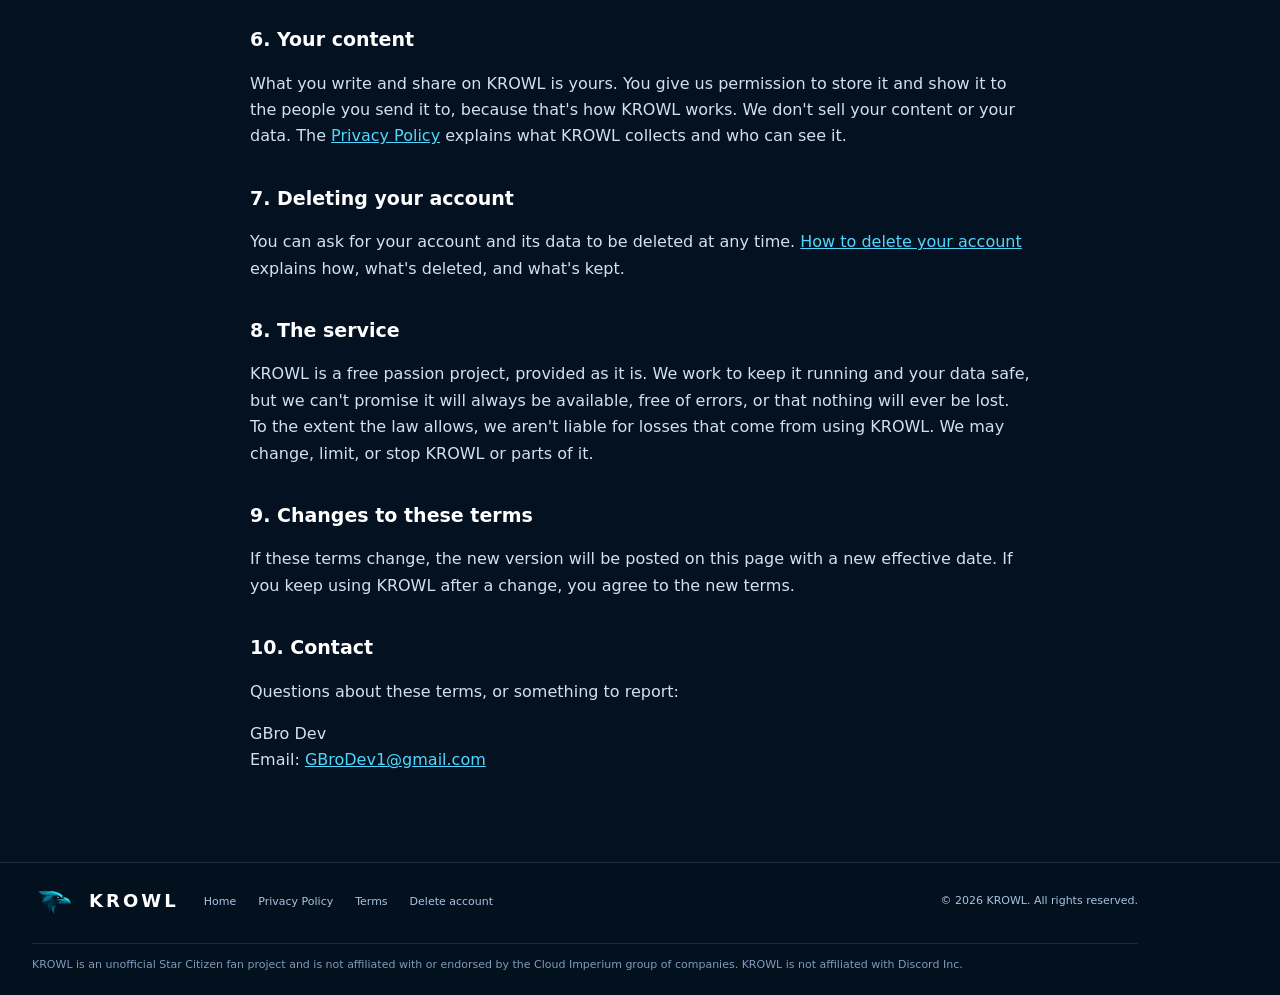
<file: terms/index.html>
<!doctype html>
<html lang="en">
<head>
<meta charset="utf-8"><meta name="viewport" content="width=device-width,initial-scale=1">
<meta name="theme-color" content="#041120">
<meta name="description" content="The rules for using KROWL: who can use it, what is not allowed, reporting and blocking, and what happens when the rules are broken.">
<link rel="canonical" href="https://krowlchat.com/terms/">
<link rel="icon" href="/favicon.ico" sizes="any">
<link rel="icon" type="image/png" sizes="32x32" href="/assets/favicon-32.png">
<link rel="apple-touch-icon" href="/assets/apple-touch-icon.png">
<title>KROWL Terms of Use</title>
<link rel="stylesheet" href="/styles.css">
</head>
<body>
<header class="site-header"><div class="container nav-wrap">
<a class="brand" href="/"><img src="/assets/krowl-bird.png" alt="" class="brand-bird"><span>KROWL</span></a>
<a class="legal-back" href="/">&larr; Back to KROWL</a>
</div></header>
<main class="legal"><div class="container legal-body">
<h1>KROWL Terms of Use</h1>
<p class="legal-meta">Effective date: November 11, 2026 &middot; Applies to the KROWL apps for Windows and Android and the KROWL service</p>

<p>KROWL is a free app for communities and teams to chat and stay organized. These terms are the rules for using it. By creating a KROWL account or using KROWL, you agree to them. If you don't agree, please don't use KROWL.</p>

<h2>1. Who can use KROWL</h2>
<p>You must be at least 13 years old to use KROWL. If the law where you live sets a higher age for using an online service without a parent's permission, you must be that age or have that permission.</p>

<h2>2. Your account</h2>
<ul>
<li>Give a real email address you can read. We use it to help you with your account, including confirming a request to delete it.</li>
<li>Keep your password to yourself. You're responsible for what's done with your account.</li>
<li>One person per account. Don't pretend to be someone else.</li>
</ul>

<h2>3. What's not allowed</h2>
<p>KROWL is for people to talk and organize together. You may not use it to send, post, or share:</p>
<ul>
<li>Harassment, bullying, threats, or encouragement of violence or self-harm.</li>
<li>Hate speech: attacks on people for their race, ethnicity, religion, disability, age, nationality, sex, gender identity, or sexual orientation.</li>
<li>Any sexual content involving minors, or anything that sexualizes or endangers a child. This is reported to the authorities.</li>
<li>Sexually explicit content sent to people who haven't agreed to receive it.</li>
<li>Anything illegal, or that helps someone break the law.</li>
<li>Someone else's private information without their permission.</li>
<li>Spam, scams, or malicious files and links.</li>
<li>Content you don't have the right to share.</li>
</ul>
<p>You also may not try to break, overload, or get around the security of KROWL, or get into accounts or organizations that aren't yours.</p>
<p>People who run an organization on KROWL are responsible for looking after it, and may set stricter rules for their own organization.</p>

<h2>4. Reporting and blocking</h2>
<ul>
<li><strong>Block:</strong> you can block anyone. A blocked person can't send you direct messages and isn't told that you blocked them.</li>
<li><strong>Report:</strong> you can report a person from inside the app, or by emailing <a href="mailto:GBroDev1@gmail.com">GBroDev1@gmail.com</a>. Reports go to the people who run KROWL. The person you report isn't told who reported them.</li>
</ul>
<p>We read reports and act on them where the rules have been broken.</p>

<h2>5. What happens if the rules are broken</h2>
<p>We may remove content, remove an organization, suspend or ban an account, block access to KROWL, or delete an account. Which of these we do depends on how serious it is. For serious cases we may act without warning, and we may report illegal content to the authorities.</p>

<h2>6. Your content</h2>
<p>What you write and share on KROWL is yours. You give us permission to store it and show it to the people you send it to, because that's how KROWL works. We don't sell your content or your data. The <a href="/privacy/">Privacy Policy</a> explains what KROWL collects and who can see it.</p>

<h2>7. Deleting your account</h2>
<p>You can ask for your account and its data to be deleted at any time. <a href="/delete-account/">How to delete your account</a> explains how, what's deleted, and what's kept.</p>

<h2>8. The service</h2>
<p>KROWL is a free passion project, provided as it is. We work to keep it running and your data safe, but we can't promise it will always be available, free of errors, or that nothing will ever be lost. To the extent the law allows, we aren't liable for losses that come from using KROWL. We may change, limit, or stop KROWL or parts of it.</p>

<h2>9. Changes to these terms</h2>
<p>If these terms change, the new version will be posted on this page with a new effective date. If you keep using KROWL after a change, you agree to the new terms.</p>

<h2>10. Contact</h2>
<p>Questions about these terms, or something to report:</p>
<p>GBro Dev<br>Email: <a href="mailto:GBroDev1@gmail.com">GBroDev1@gmail.com</a></p>
</div></main>
<footer><div class="container footer-layout"><a href="/" class="brand"><img src="/assets/krowl-bird.png" alt=""><span>KROWL</span></a><nav aria-label="Footer navigation"><a href="/">Home</a><a href="/privacy/">Privacy Policy</a><a href="/terms/">Terms</a><a href="/delete-account/">Delete account</a></nav><div class="copyright">© 2026 KROWL. All rights reserved.</div><p class="footer-disclaimer">KROWL is an unofficial Star Citizen fan project and is not affiliated with or endorsed by the Cloud Imperium group of companies. KROWL is not affiliated with Discord Inc.</p></div></footer>
</body></html>
</file>
<file: styles.css>
:root{--navy:#041120;--cyan:#08cce5;--blue:#098bfb;--white:#f8fbff;--muted:#b9d0ed;--ink:#091a35}*{box-sizing:border-box}html{scroll-behavior:smooth}body{margin:0;background:var(--navy);color:#f3f7ff;font:16px/1.55 system-ui,-apple-system,"Segoe UI",sans-serif}a{text-decoration:none;color:inherit}img{max-width:100%}.container{width:min(1410px,calc(100% - 64px));margin:auto}.site-header{height:72px;background:#041120;border-bottom:1px solid #1c3248}.nav-wrap{height:100%;display:flex;align-items:center;justify-content:space-between}.brand{display:flex;align-items:center;gap:12px;font-weight:800;letter-spacing:.17em;font-size:24px;line-height:1}.brand-bird,.brand img{width:54px;height:39px;object-fit:contain;object-position:center}.nav-links{height:100%;display:flex;gap:35px;align-items:center}.nav-links a{display:grid;place-items:center;height:100%;border-bottom:3px solid transparent;color:#d0def2;font-size:14px}.nav-links a:hover,.nav-links a.active{border-bottom-color:var(--blue);color:#1bbaff}.menu-button{display:none}.hero{ /* BACKGROUND IMAGE #1 — SPACE STATION: Replace assets/hero-space-station.jpg with YOUR OWN image. Keep its filename or change the URL here. */background:linear-gradient(90deg,rgba(1,10,20,.86),rgba(2,14,28,.48)),url('assets/hero-space-station.jpg') center/cover no-repeat}.hero-layout{display:grid;grid-template-columns:44% 56%;align-items:center;gap:15px;min-height:565px;padding:40px 0}.hero-copy{padding-right:18px}.hero-identity{display:flex;align-items:center;gap:10px;margin-bottom:10px}.hero-identity img{width:35%;max-width:205px;aspect-ratio:1.36;object-fit:contain}.hero-identity h1{font-size:clamp(39px,4.7vw,70px);line-height:1;letter-spacing:.10em;margin:0;font-weight:800}.hero-copy h2{font-size:clamp(17px,2vw,25px);color:#c3d6f6;margin:15px 0 18px;white-space:nowrap}.hero-copy h2 span{color:var(--cyan);padding:0 7px}.hero-copy p{font-size:17px;line-height:1.55;margin:0 0 25px}.buttons{display:flex;gap:15px;flex-wrap:wrap}.button{display:inline-flex;align-items:center;justify-content:center;gap:12px;padding:13px 23px;min-height:53px;border-radius:17px;font-weight:650;font-size:15px;transition:transform .2s,filter .2s}.button:hover{transform:translateY(-2px);filter:brightness(1.1)}.primary{background:linear-gradient(110deg,#078bf9,#0577ea);border:1px solid #249aff}.secondary{border:1px solid #47729d;background:rgba(2,13,27,.55)}.win{font-size:24px;line-height:1}.play{display:grid;place-items:center;border:2px solid currentColor;border-radius:50%;height:22px;width:22px;font-size:11px}.app-frame{width:100%;max-width:735px;justify-self:end;background:#101725;border:1px solid #28445f;box-shadow:0 22px 60px #0009;border-radius:5px;overflow:hidden}.app-frame img{display:block;width:100%;height:auto}.features{background:#f9fbff;color:var(--ink);padding:38px 0 55px}.features h2{text-align:center;font-size:clamp(23px,2.5vw,30px);margin:0 0 32px}.feature-grid{display:grid;grid-template-columns:repeat(5,1fr);gap:25px}.feature-grid article{text-align:center}.feature-icon{margin:0 auto 18px;width:70px;height:70px;display:grid;place-items:center;border-radius:17px;background:#e0edff;color:#075ebc;font-size:36px;font-weight:700}.feature-grid h3{font-size:16px;margin:0 0 10px}.feature-grid p{font-size:14px;color:#345681;line-height:1.65;margin:0}.support{ /* BACKGROUND IMAGE #2 — SHIP OVER PLANET: Replace assets/support-ship-planet.jpg with YOUR OWN image. Keep its filename or change the URL here. */background:linear-gradient(90deg,rgba(2,12,25,.30),rgba(2,12,25,.88) 35%,rgba(2,12,25,.96)),url('assets/support-ship-planet.jpg') center/cover no-repeat;border-top:1px solid #21415c}.support-layout{display:grid;grid-template-columns:1.15fr .85fr;gap:50px;padding:48px 0}.support-copy{padding-left:min(13vw,175px)}.support-copy h2{display:flex;align-items:center;gap:15px;margin:0 0 10px;font-size:27px}.support-copy h2 img{width:85px;height:67px;object-fit:contain}.support-copy p{margin:0 0 20px;font-size:15px;line-height:1.6}.support-copy small{display:block;color:#a9c4e8;margin-top:14px}.support-benefits{border-left:1px solid #2b506e;padding-left:48px;display:grid;gap:20px;align-content:center}.support-benefits>div{display:grid;grid-template-columns:36px 1fr;gap:14px}.benefit-icon{font-size:29px;line-height:1.1}.support-benefits h3{margin:0 0 3px;font-size:15px}.support-benefits p{margin:0;font-size:13px;color:#bbd1ed}footer{background:#03101e;border-top:1px solid #1c3045}.footer-layout{display:grid;grid-template-columns:auto 1fr auto auto;align-items:center;gap:25px;padding:22px 0;font-size:11px;color:#a9c3e3}.footer-layout .brand{font-size:18px;color:#fff}.footer-layout .brand img{width:45px;height:33px}.footer-layout nav{display:flex;flex-wrap:wrap;gap:22px}.copyright{line-height:2}.community{white-space:nowrap;color:#9db7d9}.community:first-letter{color:#21c5ff}@media(max-width:1100px){.hero-layout{grid-template-columns:1fr;gap:32px}.hero-copy{max-width:690px}.hero-copy h2{white-space:normal}.app-frame{justify-self:center;max-width:850px}.support-copy{padding-left:0}.footer-layout{grid-template-columns:1fr 1fr}.community{white-space:normal}}@media(max-width:700px){.container{width:calc(100% - 34px)}.site-header{height:64px}.brand{font-size:20px}.menu-button{display:block;background:#0a233b;color:white;border:1px solid #416280;border-radius:8px;font-size:22px;padding:4px 12px;cursor:pointer}.nav-wrap{position:relative}.nav-links{display:none;position:absolute;top:64px;left:-17px;right:-17px;height:auto;background:#041322;z-index:20;padding:10px 20px 18px;box-shadow:0 12px 20px #0006}.nav-links.open{display:flex;flex-direction:column;align-items:stretch;gap:0}.nav-links a{justify-content:start;height:42px;border-bottom:0;border-left:3px solid transparent;padding-left:12px}.nav-links a.active,.nav-links a:hover{border-left-color:var(--blue);border-bottom:0}.hero-layout{min-height:0;padding:32px 0 38px}.hero-identity img{width:31%}.hero-identity h1{font-size:clamp(32px,9vw,55px)}.hero-copy h2{font-size:19px;line-height:1.5}.hero-copy p{font-size:15px}.buttons{display:grid;grid-template-columns:1fr}.button{width:100%}.features{padding:34px 0 40px}.feature-grid{grid-template-columns:repeat(2,minmax(0,1fr));gap:30px 18px}.feature-grid article:last-child{grid-column:1/-1;max-width:240px;justify-self:center}.feature-grid h3{font-size:15px}.feature-grid p{font-size:13px}.feature-icon{width:61px;height:61px;font-size:31px;margin-bottom:12px}.support-layout{grid-template-columns:1fr;gap:27px;padding:35px 0}.support-copy h2{font-size:24px}.support-benefits{border-left:0;border-top:1px solid #2b506e;padding-left:0;padding-top:25px}.footer-layout{grid-template-columns:1fr;gap:17px}.footer-layout nav{gap:14px}}@media(prefers-reduced-motion:reduce){html{scroll-behavior:auto}.button{transition:none}}

/* TRANSPARENT KROWL LOGO: The logo is assets/krowl-bird.png, exported from
   your supplied SVG. Replace this PNG or switch image src attributes to assets/krowl-bird.svg. */
.brand img,.hero-identity img,.support-copy h2 img {mix-blend-mode:normal;background:transparent;}
/* SCREENSHOTS SECTION: replace the three screenshot image paths in index.html. */
.screenshots-section{background:linear-gradient(180deg,#07182b,#041120);padding:64px 0 76px;border-top:1px solid #1d3b55;scroll-margin-top:12px}
.screenshots-heading{display:flex;justify-content:space-between;align-items:end;gap:24px;margin-bottom:28px}
.screenshots-heading h2{font-size:clamp(27px,3.2vw,39px);margin:0 0 8px;line-height:1.2}
.screenshots-heading p{margin:0;color:#b6cbe4;max-width:650px}
.screenshots-heading .eyebrow{font-size:12px;letter-spacing:.19em;font-weight:800;color:#1bcff2;margin-bottom:9px}
.back-inline{font-size:13px;color:#4fd8ff;white-space:nowrap;padding:8px 0}
.screenshot-gallery{display:grid;grid-template-columns:repeat(2,minmax(0,1fr));gap:25px}
.screenshot-card{margin:0;border:1px solid #24405c;background:#101d2f;border-radius:12px;overflow:hidden;box-shadow:0 14px 35px #0003}
.screenshot-card:first-child{grid-column:1/-1}
.screenshot-card a{display:block;overflow:hidden;background:#0b1524}
.screenshot-card img{display:block;width:100%;height:auto;transition:transform .25s ease}
.screenshot-card a:hover img{transform:scale(1.012)}
.screenshot-card figcaption{padding:16px 19px 19px;display:flex;flex-direction:column;gap:4px}
.screenshot-card figcaption strong{font-size:17px;color:#f6f9ff}
.screenshot-card figcaption span{font-size:13px;color:#b7cce7}
.floating-top{position:fixed;bottom:22px;right:22px;z-index:25;display:flex;align-items:center;gap:5px;border:1px solid #4b81ad;border-radius:30px;padding:9px 14px;background:#092540e8;color:#eaf6ff;font-size:13px;font-weight:700;box-shadow:0 6px 18px #0007;opacity:0;pointer-events:none;transform:translateY(10px);transition:opacity .2s,transform .2s}
.floating-top.visible{opacity:1;pointer-events:auto;transform:translateY(0)}
@media(max-width:700px){.screenshots-section{padding:42px 0 52px}.screenshots-heading{align-items:start;flex-direction:column;gap:12px}.screenshot-gallery{grid-template-columns:1fr;gap:18px}.screenshot-card:first-child{grid-column:auto}.screenshot-card figcaption{padding:12px 14px 15px}.floating-top{bottom:15px;right:15px}}
@media(prefers-reduced-motion:reduce){.screenshot-card img,.floating-top{transition:none}}

/* ===== HERO LOGO POSITION (CUSTOMIZE HERE) =====
   Move the hero logo/text group up toward the top of the hero,
   enlarge the crow while keeping the KROWL lettering the SAME size.
   The crow's beak aligns approximately with the vertical center of KROWL.
   This only affects the large homepage logo, not the navigation/footer logos. */
@media (min-width:1101px) {
  .hero-layout { align-items:start; }
  .hero-copy { padding-top: 0; }
  .hero-identity { align-items:center; gap:8px; margin-bottom:10px; }
  .hero-identity img { width:43%; max-width:255px; height:190px; aspect-ratio:auto; object-fit:contain; }
  .hero-identity h1 { flex:0 0 auto; }
  .app-frame { margin-top:0; }
}
/* Tablet and mobile keep their stacked responsive layout. */
@media (min-width:701px) and (max-width:1100px) {
  .hero-layout { align-items:start; }
  .hero-identity img { width:39%; max-width:245px; height:170px; aspect-ratio:auto; object-fit:contain; }
}

/* Dev01: section navigation and footer logo showcase */
.section-top-link{display:flex;justify-content:flex-end;padding-top:12px;padding-bottom:26px}
.krowl-led-showcase{padding:42px 0 56px;text-align:center;overflow:hidden}
.krowl-led-showcase img{display:block;width:100%;max-width:700px;height:auto;margin:0 auto;object-fit:contain}
@media(max-width:700px){.section-top-link{padding-top:8px;padding-bottom:24px}.krowl-led-showcase{padding:26px 0 36px}}

/* Dev03: illuminated KROWL graphic links to page top */
.krowl-led-top-link{display:block;width:fit-content;max-width:100%;margin:0 auto;cursor:pointer}
.krowl-led-top-link:focus-visible{outline:2px solid #6baad5;outline-offset:5px;border-radius:3px}

/* Dev07: Donate is a blue text link, not a button */
.nav-links a.nav-donate{display:inline-flex;align-items:center;gap:4px;height:auto;min-height:0;padding:0;border:0;border-radius:0;background:none;box-shadow:none;color:#528fff;font-weight:500;line-height:inherit;white-space:nowrap;transition:color .2s ease}
.nav-links a.nav-donate .donate-heart{font-size:13px;color:inherit;line-height:1}
.nav-links a.nav-donate:hover,.nav-links a.nav-donate:focus-visible{background:none;border:0;box-shadow:none;color:#9bd6ff}
.nav-links a.nav-donate:focus-visible{outline:2px solid #9bd6ff;outline-offset:3px}
@media(max-width:700px){.nav-links a.nav-donate{display:inline-flex;align-self:auto;margin:0;padding:0;min-height:0;border:0;border-radius:0}.nav-links a.nav-donate:hover,.nav-links a.nav-donate:focus-visible{border:0}}
@media(prefers-reduced-motion:reduce){.nav-links a.nav-donate{transition:none}}

/* Dev08: align Donate with all other navigation links */
@media(min-width:701px){.nav-links a.nav-donate{height:100%;border-bottom:3px solid transparent;line-height:1.55}}
@media(max-width:700px){.nav-links a.nav-donate{height:42px;padding-left:12px;border-left:3px solid transparent;justify-content:flex-start}}

/* Dev09: Match the standard navigation underline on Donate hover */
@media(min-width:701px){.nav-links a.nav-donate:hover,.nav-links a.nav-donate:focus-visible{border-bottom:3px solid var(--blue)}}
@media(max-width:700px){.nav-links a.nav-donate:hover,.nav-links a.nav-donate:focus-visible{border-left:3px solid var(--blue)}}

/* Dev10: download popup with Support KROWL button */
.download-modal{width:min(520px,calc(100% - 32px));padding:34px 34px 26px;border:1px solid #28445f;border-radius:14px;background:#0b1a2c;color:#f3f7ff;text-align:center;box-shadow:0 24px 70px #000b}
.download-modal::backdrop{background:rgba(1,8,16,.72)}
.download-modal h2{margin:0 0 16px;font-size:clamp(23px,4vw,30px);line-height:1.2}
.download-modal p{margin:0 0 22px;font-size:17px;line-height:1.55;color:#d6e4f6}
.download-modal-support{min-width:220px}
.download-modal small{display:block;margin-top:18px;font-size:13px;color:#a9c4e8}
.download-modal small a{color:#4fd8ff;text-decoration:underline}
.download-modal-close{position:absolute;top:10px;right:12px;width:36px;height:36px;border:0;border-radius:8px;background:none;color:#fff;font-size:30px;line-height:1;cursor:pointer}
.download-modal-close:hover,.download-modal-close:focus-visible{background:#ffffff14}
@media(max-width:700px){.download-modal{padding:30px 20px 22px}.download-modal p{font-size:15px}.download-modal-support{width:100%}}

/* Dev11: Donate link and heart in red */
.nav-links a.nav-donate{color:#ff4d5e}
.nav-links a.nav-donate:hover,.nav-links a.nav-donate:focus-visible{color:#ff8a95}
.nav-links a.nav-donate:focus-visible{outline-color:#ff8a95}
@media(min-width:701px){.nav-links a.nav-donate:hover,.nav-links a.nav-donate:focus-visible{border-bottom-color:#ff4d5e}}
@media(max-width:700px){.nav-links a.nav-donate:hover,.nav-links a.nav-donate:focus-visible{border-left-color:#ff4d5e}}

/* Dev12: footer has three columns now ("Built for the Star Citizen community" removed) */
@media(min-width:1101px){.footer-layout{grid-template-columns:auto 1fr auto}}
@media(min-width:701px){.footer-layout{padding-right:110px}}
@media(max-width:700px){.footer-layout{padding-bottom:64px}}

/* Dev13: unofficial fan project disclaimer */
.footer-disclaimer{grid-column:1/-1;margin:0;padding-top:12px;border-top:1px solid #142a40;font-size:11px;line-height:1.6;color:#7f9bbd}

/* Dev14: Why KROWL instead of Discord */
.why-krowl{background:linear-gradient(180deg,#041120,#07182b);border-top:1px solid #1d3b55;padding:60px 0 66px;text-align:center}
.why-krowl .eyebrow{font-size:12px;letter-spacing:.19em;font-weight:800;color:#1bcff2;margin:0 0 9px}
.why-krowl h2{font-size:clamp(27px,3.2vw,39px);margin:0 0 10px;line-height:1.2}
.why-intro{max-width:700px;margin:0 auto 34px;color:#b6cbe4;font-size:17px}
.why-grid{display:grid;grid-template-columns:repeat(3,1fr);gap:22px;text-align:left;margin-bottom:34px}
.why-grid article{background:#0b1a2c;border:1px solid #24405c;border-radius:12px;padding:24px}
.why-icon{display:grid;place-items:center;width:52px;height:52px;border-radius:13px;background:#0d2c4a;color:#4fd8ff;font-size:26px;margin-bottom:14px}
.why-grid h3{margin:0 0 8px;font-size:18px}
.why-grid p{margin:0;font-size:14px;line-height:1.65;color:#bbd1ed}
.why-table{width:min(760px,100%);margin:0 auto;border-collapse:collapse;font-size:15px;text-align:left;background:#0b1a2c;border:1px solid #24405c;border-radius:12px;overflow:hidden}
.why-table th,.why-table td{padding:13px 18px;border-bottom:1px solid #1a3550}
.why-table tr:last-child th,.why-table tr:last-child td{border-bottom:0}
.why-table thead th{background:#0d2440;font-size:13px;letter-spacing:.08em;color:#9fc3e8}
.why-table thead th:nth-child(2){color:#4fd8ff}
.why-table tbody th{font-weight:600;color:#e6effb}
.why-table td{color:#a9c4e8}
.why-table td strong{color:#5fe3a1}
@media(max-width:900px){.why-grid{grid-template-columns:1fr}}
@media(max-width:700px){.why-krowl{padding:42px 0 48px}.why-intro{font-size:15px}.why-table{font-size:13px}.why-table th,.why-table td{padding:10px 10px}}

/* Dev14: text pages (/terms/ and /delete-account/) - a plain readable column on the site's dark background */
.legal{padding:44px 0 72px}
.legal-body{max-width:780px}
.legal h1{font-size:clamp(27px,3.4vw,38px);line-height:1.2;margin:0 0 6px}
.legal h2{font-size:19px;margin:34px 0 8px;color:#fff}
.legal p,.legal li{color:#d3e0f3;font-size:16px;line-height:1.65}
.legal ul,.legal ol{padding-left:1.3rem;margin:8px 0 16px}
.legal li{margin-bottom:6px}
.legal a{color:#4fd8ff;text-decoration:underline}
.legal-meta{color:#8fabcc!important;font-size:13px!important;margin:0 0 26px}
.legal-back{font-size:14px;color:#d0def2;white-space:nowrap}
.legal-back:hover{color:#1bbaff}
.legal code{font-size:.92em;color:#b9d0ed}

/* Dev15: Google Play badge next to the Windows download */
#download{scroll-margin-top:96px}
.download-area .buttons{align-items:flex-start}
.play-badge-wrap{display:flex;flex-direction:column;align-items:center;gap:5px}
.play-badge{display:block;border-radius:9px;transition:transform .2s,filter .2s}
.play-badge:hover{transform:translateY(-2px);filter:brightness(1.12)}
.play-badge:focus-visible{outline:2px solid #4fd8ff;outline-offset:3px}
.play-badge img{display:block;height:53px;width:auto}
.play-badge-wrap small{font-size:12px;color:#9fb9d8}
.platforms-line{margin:14px 0 0;font-size:14px;color:#b6cbe4}
.download-area.android-first .play-badge-wrap{order:-1}
@media(max-width:700px){.play-badge-wrap{width:100%}.play-badge img{height:56px}.platforms-line{text-align:center}}
.platforms-line{margin:12px 0 16px}
@media(max-width:700px){.download-screens{width:100%}}

/* Dev16: top screenshot jumps to its larger version in Screenshots */
.app-frame-link{display:block;cursor:zoom-in}
.app-frame-link img{transition:filter .2s}
.app-frame-link:hover img{filter:brightness(1.08)}
.app-frame-link:focus-visible{outline:2px solid #4fd8ff;outline-offset:-2px}
#shot-org-home{scroll-margin-top:96px}
#shot-org-home:target{animation:shot-glow 2.2s ease-out}
@keyframes shot-glow{0%,40%{box-shadow:0 0 0 3px #4fd8ff,0 0 30px #4fd8ff88}100%{box-shadow:0 0 0 0 transparent}}
@media(prefers-reduced-motion:reduce){#shot-org-home:target{animation:none;outline:3px solid #4fd8ff}}
.hero-copy .platforms-line{margin:24px 0 22px}

/* Dev17: FAQ */
.faq{background:#07182b;border-top:1px solid #1d3b55;padding:56px 0 60px}
.faq-container{max-width:780px}
.faq .eyebrow{font-size:12px;letter-spacing:.19em;font-weight:800;color:#1bcff2;margin:0 0 9px;text-align:center}
.faq h2{text-align:center;font-size:clamp(25px,3vw,34px);margin:0 0 26px}
.faq-item{background:#0b1a2c;border:1px solid #24405c;border-radius:12px;margin-bottom:12px}
.faq-item summary{cursor:pointer;list-style:none;padding:17px 52px 17px 20px;font-weight:650;font-size:16px;position:relative}
.faq-item summary::-webkit-details-marker{display:none}
.faq-item summary::after{content:"+";position:absolute;right:20px;top:50%;transform:translateY(-50%);font-size:24px;line-height:1;color:#4fd8ff}
.faq-item[open] summary::after{content:"−"}
.faq-item summary:hover{color:#4fd8ff}
.faq-item summary:focus-visible{outline:2px solid #4fd8ff;outline-offset:2px;border-radius:12px}
.faq-item p{margin:0;padding:0 20px 18px;font-size:15px;line-height:1.65;color:#bbd1ed}
.faq-item p a{color:#4fd8ff;text-decoration:underline}
@media(max-width:700px){.faq{padding:42px 0 46px}.faq-item summary{font-size:15px}}
</file>
